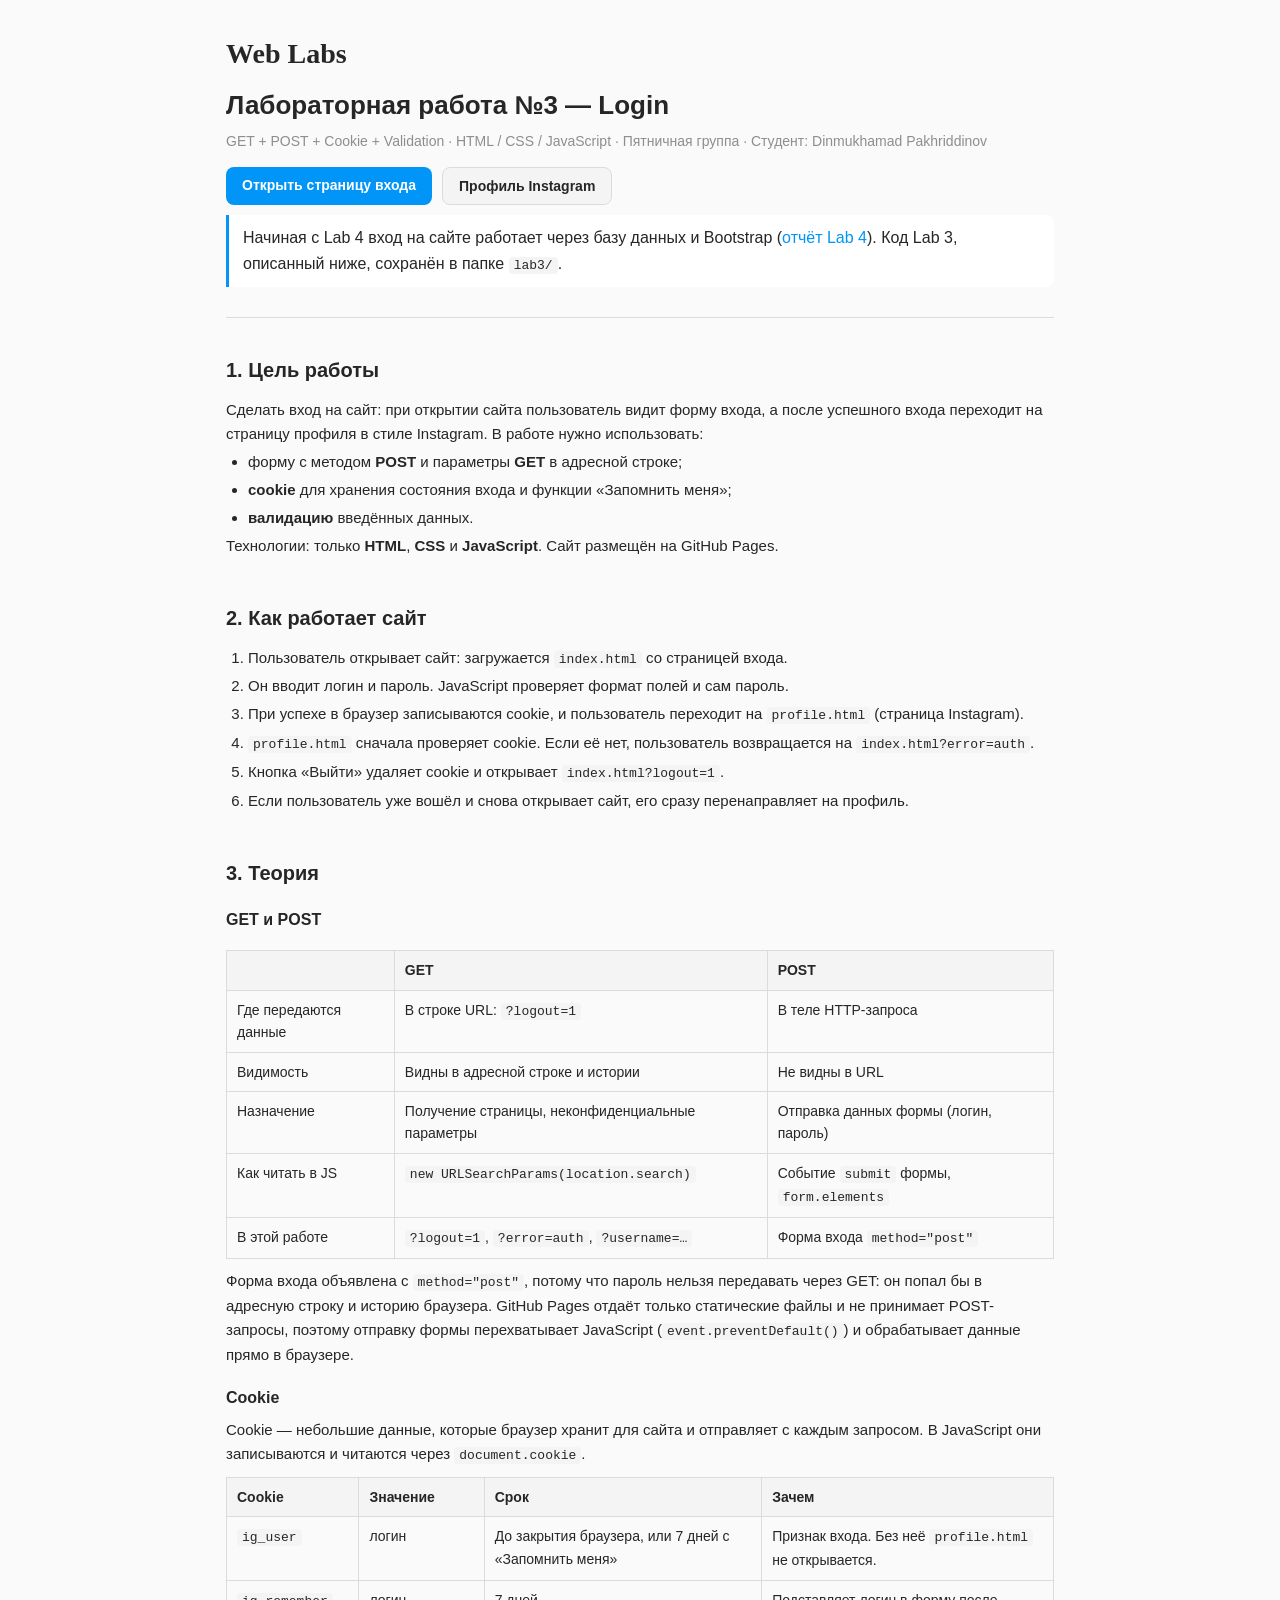
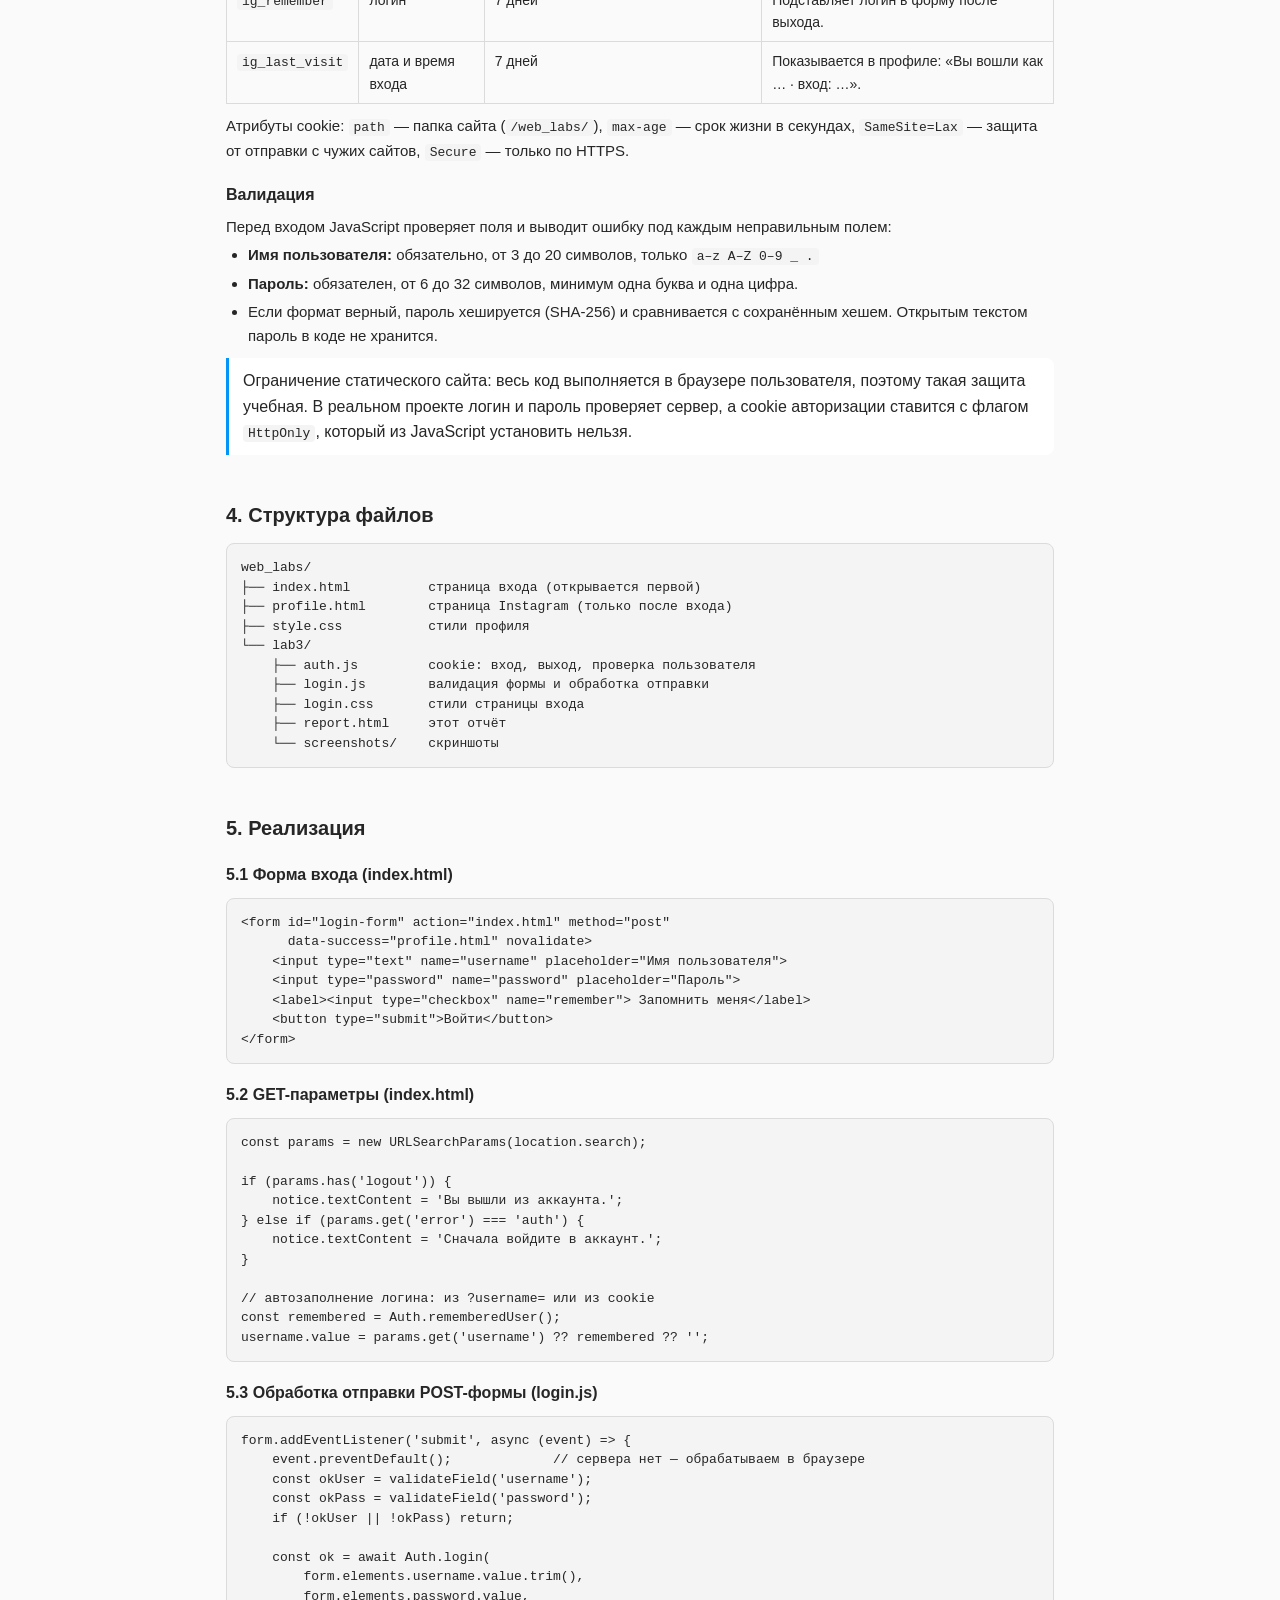
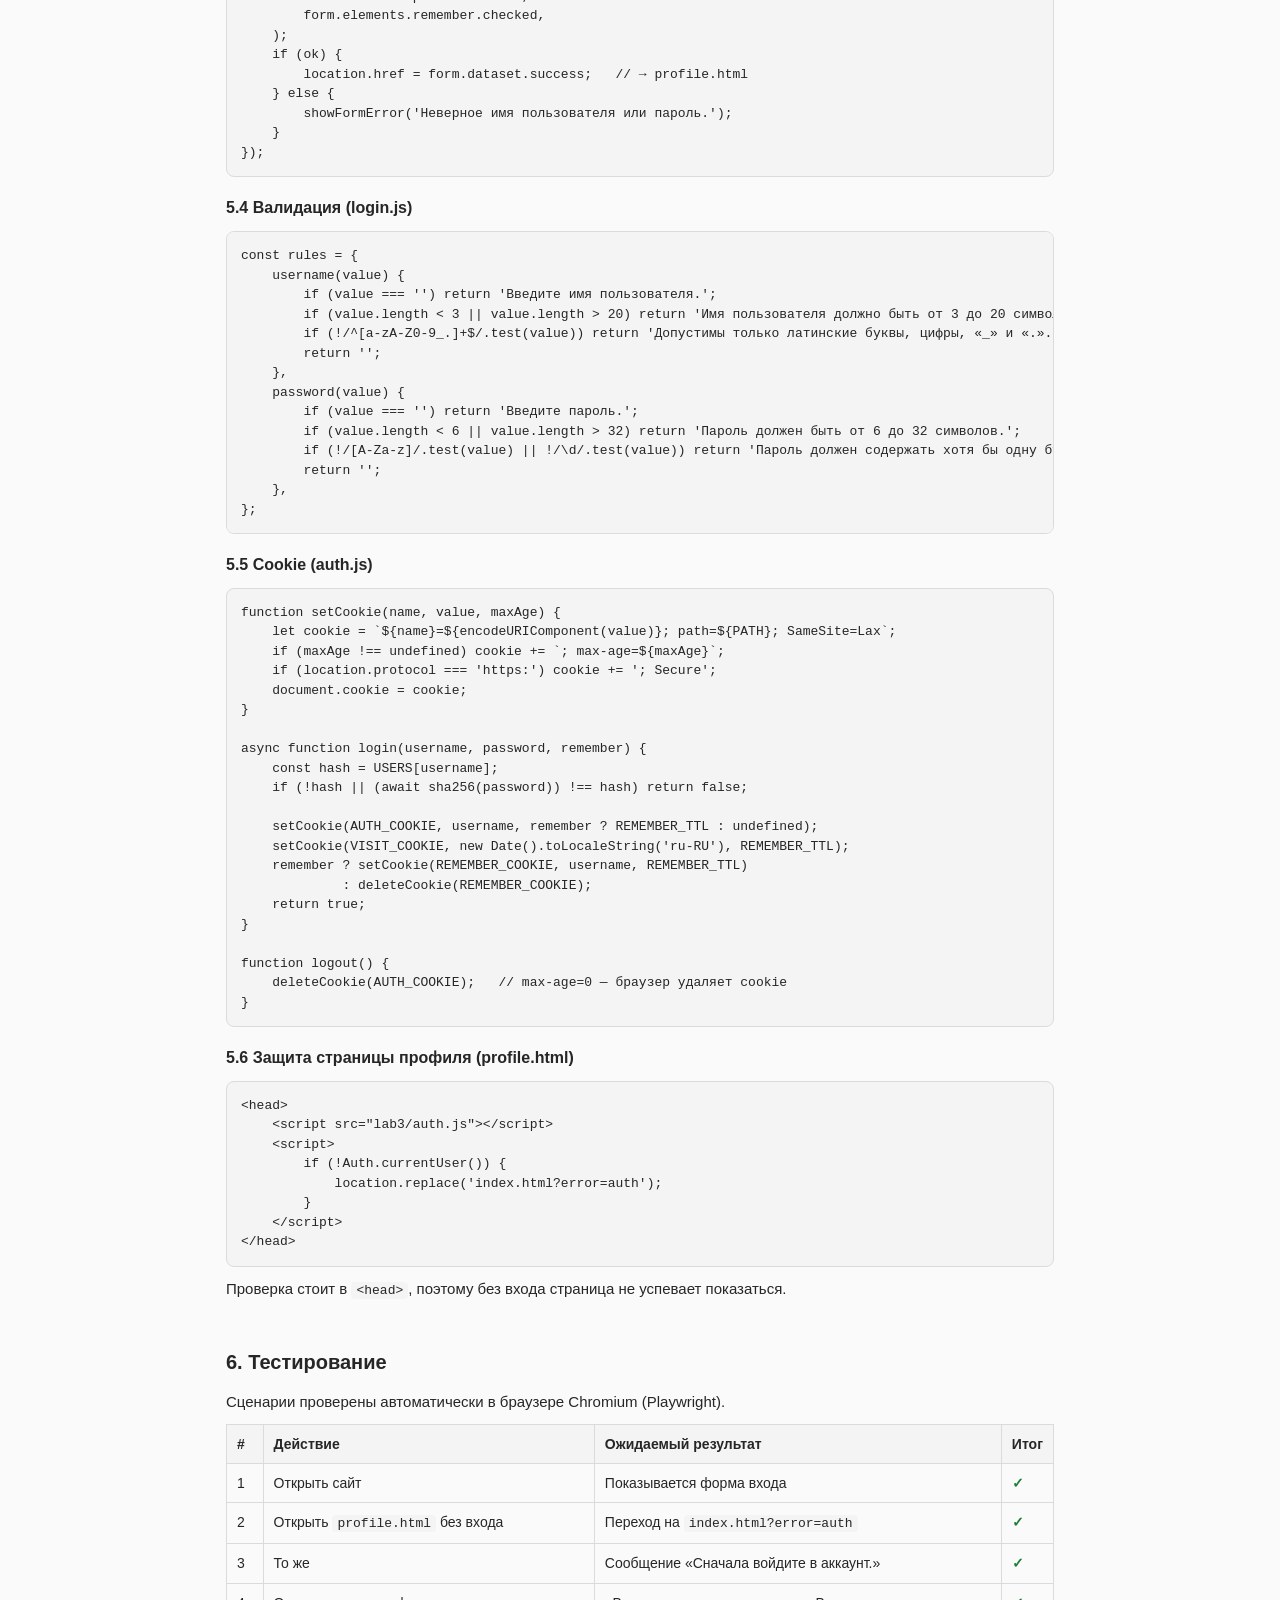
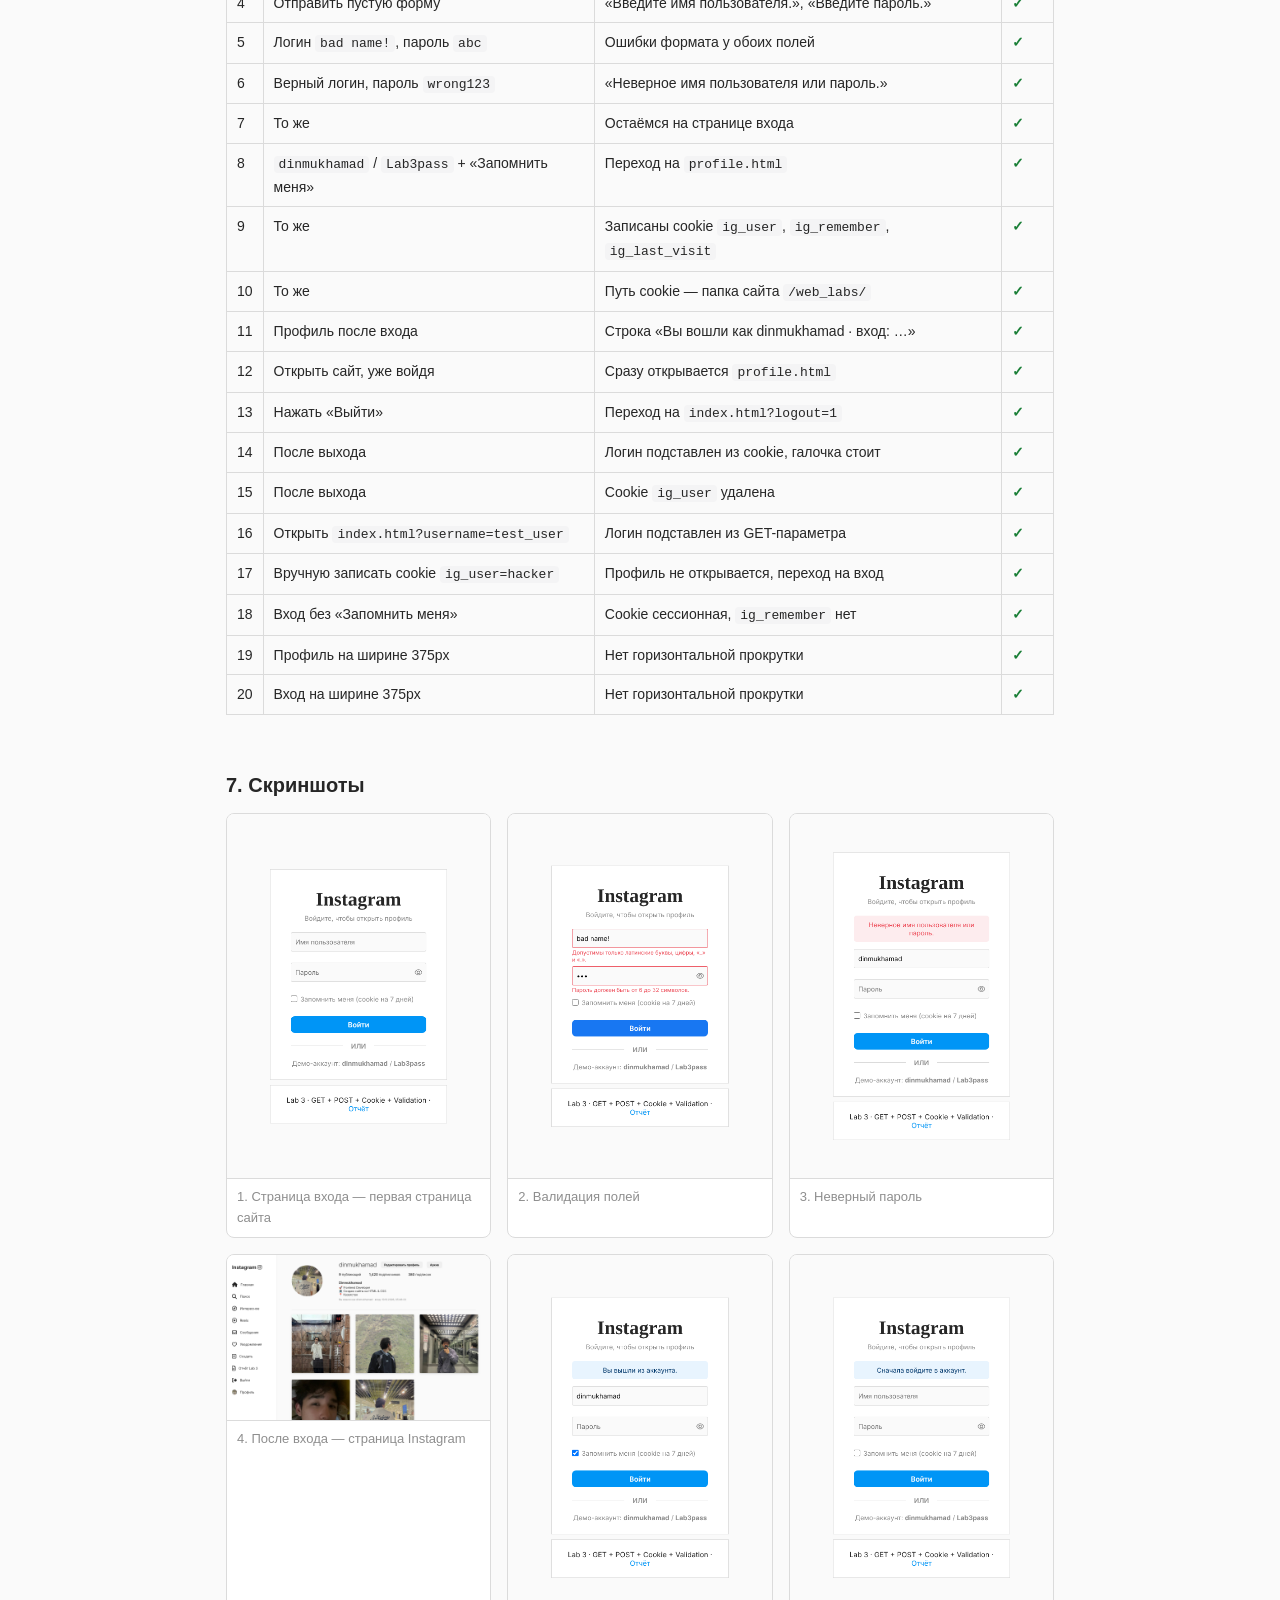
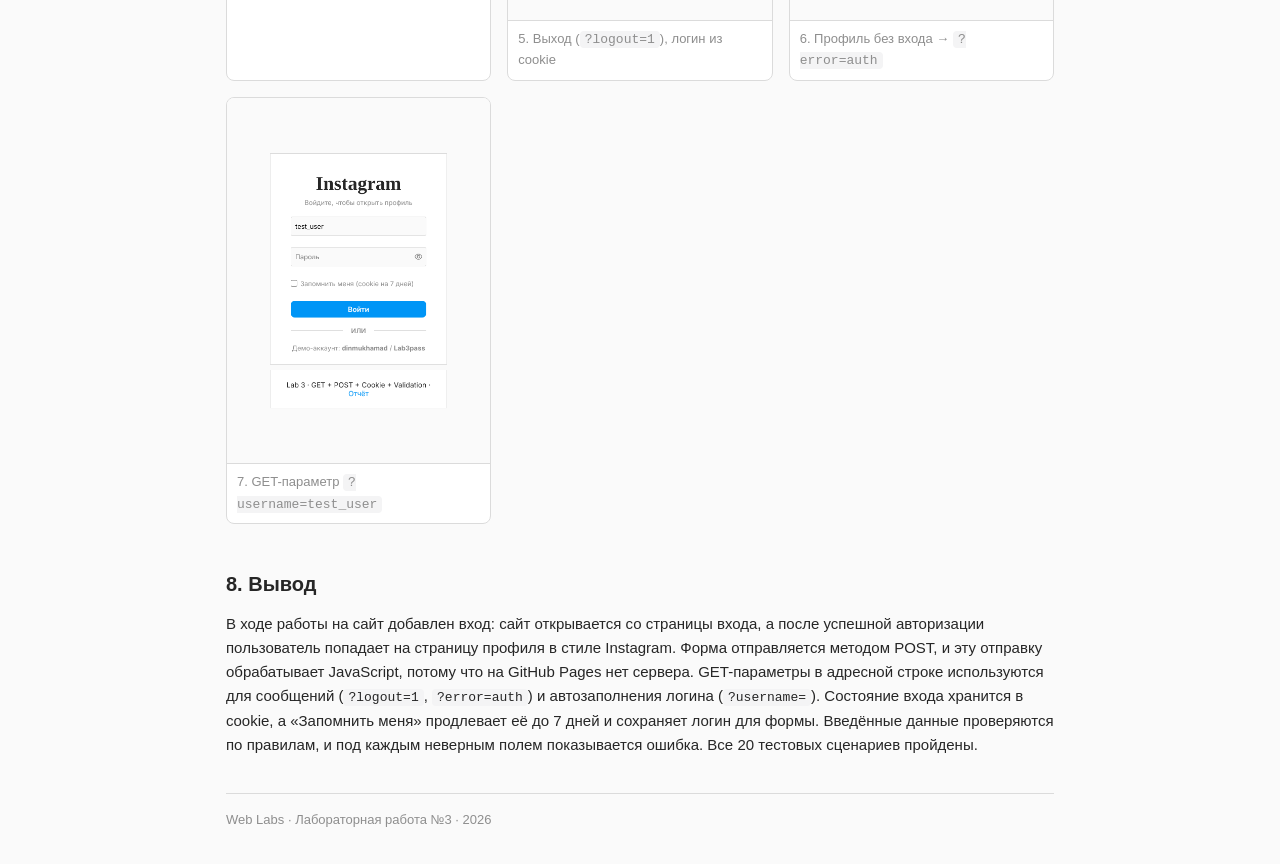
<file: lab3/report.html>
<!DOCTYPE html>
<html lang="ru">
<head>
    <meta charset="UTF-8">
    <meta name="viewport" content="width=device-width, initial-scale=1.0">
    <title>Отчёт Lab 3 • Login</title>
    <style>
        :root {
            --bg: #fafafa;
            --card: #ffffff;
            --text: #262626;
            --muted: #8e8e8e;
            --border: #dbdbdb;
            --blue: #0095f6;
            --code-bg: #f4f4f5;
            --ok: #1a7f37;
        }
        @media (prefers-color-scheme: dark) {
            :root:not([data-theme="light"]) {
                --bg: #000000;
                --card: #121212;
                --text: #f5f5f5;
                --muted: #a8a8a8;
                --border: #363636;
                --blue: #4cb5f9;
                --code-bg: #1e1e1e;
                --ok: #3fb950;
            }
        }
        * { box-sizing: border-box; margin: 0; padding: 0; }
        body {
            background: var(--bg);
            color: var(--text);
            font-family: -apple-system, BlinkMacSystemFont, "Segoe UI", Roboto, Helvetica, Arial, sans-serif;
            line-height: 1.6;
        }
        a { color: var(--blue); text-decoration: none; }
        a:hover { text-decoration: underline; }
        .wrap { max-width: 860px; margin: 0 auto; padding: 32px 16px 64px; }
        header { border-bottom: 1px solid var(--border); padding-bottom: 20px; margin-bottom: 28px; }
        .brand { font-family: cursive; font-size: 28px; font-weight: bold; }
        h1 { font-size: 26px; margin: 8px 0 4px; }
        .meta { color: var(--muted); font-size: 14px; }
        .actions { margin-top: 14px; display: flex; gap: 10px; flex-wrap: wrap; }
        .btn {
            display: inline-block; padding: 7px 16px; border-radius: 8px; font-weight: 600; font-size: 14px;
            background: var(--blue); color: #fff;
        }
        .btn.secondary { background: var(--code-bg); color: var(--text); border: 1px solid var(--border); }
        .btn:hover { text-decoration: none; opacity: .9; }
        section { margin-bottom: 36px; }
        h2 { font-size: 20px; margin-bottom: 12px; padding-top: 8px; }
        h3 { font-size: 16px; margin: 18px 0 8px; }
        p, li { font-size: 15px; }
        p + p { margin-top: 8px; }
        ul, ol { padding-left: 22px; }
        li { margin: 4px 0; }
        code { background: var(--code-bg); padding: 1px 5px; border-radius: 4px; font-size: 13px; font-family: ui-monospace, SFMono-Regular, Menlo, Consolas, monospace; }
        pre {
            background: var(--code-bg); border: 1px solid var(--border); border-radius: 8px;
            padding: 14px; overflow-x: auto; font-size: 13px; line-height: 1.5; margin: 10px 0;
        }
        pre code { background: none; padding: 0; }
        .table-wrap { overflow-x: auto; }
        table { width: 100%; border-collapse: collapse; font-size: 14px; margin: 10px 0; }
        th, td { border: 1px solid var(--border); padding: 8px 10px; text-align: left; vertical-align: top; }
        th { background: var(--code-bg); }
        .ok { color: var(--ok); font-weight: 600; white-space: nowrap; }
        .gallery { display: grid; grid-template-columns: repeat(auto-fill, minmax(min(240px, 100%), 1fr)); gap: 16px; }
        figure { background: var(--card); border: 1px solid var(--border); border-radius: 8px; overflow: hidden; }
        figure img { width: 100%; display: block; border-bottom: 1px solid var(--border); }
        figcaption { font-size: 13px; padding: 8px 10px; color: var(--muted); }
        .note { border-left: 3px solid var(--blue); background: var(--card); padding: 10px 14px; border-radius: 0 8px 8px 0; margin: 10px 0; }
        footer { color: var(--muted); font-size: 13px; border-top: 1px solid var(--border); padding-top: 16px; }
    </style>
</head>
<body>
<div class="wrap">
    <header>
        <div class="brand">Web Labs</div>
        <h1>Лабораторная работа №3 — Login</h1>
        <p class="meta">GET + POST + Cookie + Validation · HTML / CSS / JavaScript · Пятничная группа · Студент: Dinmukhamad Pakhriddinov</p>
        <div class="actions">
            <a class="btn" href="../index.html">Открыть страницу входа</a>
            <a class="btn secondary" href="../profile.html">Профиль Instagram</a>
        </div>
        <div class="note">Начиная с Lab 4 вход на сайте работает через базу данных и Bootstrap (<a href="../lab4/report.html">отчёт Lab 4</a>). Код Lab 3, описанный ниже, сохранён в папке <code>lab3/</code>.</div>
    </header>

    <section>
        <h2>1. Цель работы</h2>
        <p>Сделать вход на сайт: при открытии сайта пользователь видит форму входа, а после успешного входа переходит на страницу профиля в стиле Instagram. В работе нужно использовать:</p>
        <ul>
            <li>форму с методом <b>POST</b> и параметры <b>GET</b> в адресной строке;</li>
            <li><b>cookie</b> для хранения состояния входа и функции «Запомнить меня»;</li>
            <li><b>валидацию</b> введённых данных.</li>
        </ul>
        <p>Технологии: только <b>HTML</b>, <b>CSS</b> и <b>JavaScript</b>. Сайт размещён на GitHub Pages.</p>
    </section>

    <section>
        <h2>2. Как работает сайт</h2>
        <ol>
            <li>Пользователь открывает сайт: загружается <code>index.html</code> со страницей входа.</li>
            <li>Он вводит логин и пароль. JavaScript проверяет формат полей и сам пароль.</li>
            <li>При успехе в браузер записываются cookie, и пользователь переходит на <code>profile.html</code> (страница Instagram).</li>
            <li><code>profile.html</code> сначала проверяет cookie. Если её нет, пользователь возвращается на <code>index.html?error=auth</code>.</li>
            <li>Кнопка «Выйти» удаляет cookie и открывает <code>index.html?logout=1</code>.</li>
            <li>Если пользователь уже вошёл и снова открывает сайт, его сразу перенаправляет на профиль.</li>
        </ol>
    </section>

    <section>
        <h2>3. Теория</h2>
        <h3>GET и POST</h3>
        <div class="table-wrap">
        <table>
            <tr><th></th><th>GET</th><th>POST</th></tr>
            <tr><td>Где передаются данные</td><td>В строке URL: <code>?logout=1</code></td><td>В теле HTTP-запроса</td></tr>
            <tr><td>Видимость</td><td>Видны в адресной строке и истории</td><td>Не видны в URL</td></tr>
            <tr><td>Назначение</td><td>Получение страницы, неконфиденциальные параметры</td><td>Отправка данных формы (логин, пароль)</td></tr>
            <tr><td>Как читать в JS</td><td><code>new URLSearchParams(location.search)</code></td><td>Событие <code>submit</code> формы, <code>form.elements</code></td></tr>
            <tr><td>В этой работе</td><td><code>?logout=1</code>, <code>?error=auth</code>, <code>?username=…</code></td><td>Форма входа <code>method="post"</code></td></tr>
        </table>
        </div>
        <p>Форма входа объявлена с <code>method="post"</code>, потому что пароль нельзя передавать через GET: он попал бы в адресную строку и историю браузера. GitHub Pages отдаёт только статические файлы и не принимает POST-запросы, поэтому отправку формы перехватывает JavaScript (<code>event.preventDefault()</code>) и обрабатывает данные прямо в браузере.</p>

        <h3>Cookie</h3>
        <p>Cookie — небольшие данные, которые браузер хранит для сайта и отправляет с каждым запросом. В JavaScript они записываются и читаются через <code>document.cookie</code>.</p>
        <div class="table-wrap">
        <table>
            <tr><th>Cookie</th><th>Значение</th><th>Срок</th><th>Зачем</th></tr>
            <tr><td><code>ig_user</code></td><td>логин</td><td>До закрытия браузера, или 7 дней с «Запомнить меня»</td><td>Признак входа. Без неё <code>profile.html</code> не открывается.</td></tr>
            <tr><td><code>ig_remember</code></td><td>логин</td><td>7 дней</td><td>Подставляет логин в форму после выхода.</td></tr>
            <tr><td><code>ig_last_visit</code></td><td>дата и время входа</td><td>7 дней</td><td>Показывается в профиле: «Вы вошли как … · вход: …».</td></tr>
        </table>
        </div>
        <p>Атрибуты cookie: <code>path</code> — папка сайта (<code>/web_labs/</code>), <code>max-age</code> — срок жизни в секундах, <code>SameSite=Lax</code> — защита от отправки с чужих сайтов, <code>Secure</code> — только по HTTPS.</p>

        <h3>Валидация</h3>
        <p>Перед входом JavaScript проверяет поля и выводит ошибку под каждым неправильным полем:</p>
        <ul>
            <li><b>Имя пользователя:</b> обязательно, от 3 до 20 символов, только <code>a–z A–Z 0–9 _ .</code></li>
            <li><b>Пароль:</b> обязателен, от 6 до 32 символов, минимум одна буква и одна цифра.</li>
            <li>Если формат верный, пароль хешируется (SHA-256) и сравнивается с сохранённым хешем. Открытым текстом пароль в коде не хранится.</li>
        </ul>
        <div class="note">Ограничение статического сайта: весь код выполняется в браузере пользователя, поэтому такая защита учебная. В реальном проекте логин и пароль проверяет сервер, а cookie авторизации ставится с флагом <code>HttpOnly</code>, который из JavaScript установить нельзя.</div>
    </section>

    <section>
        <h2>4. Структура файлов</h2>
<pre><code>web_labs/
├── index.html          страница входа (открывается первой)
├── profile.html        страница Instagram (только после входа)
├── style.css           стили профиля
└── lab3/
    ├── auth.js         cookie: вход, выход, проверка пользователя
    ├── login.js        валидация формы и обработка отправки
    ├── login.css       стили страницы входа
    ├── report.html     этот отчёт
    └── screenshots/    скриншоты</code></pre>
    </section>

    <section>
        <h2>5. Реализация</h2>

        <h3>5.1 Форма входа (index.html)</h3>
<pre><code>&lt;form id="login-form" action="index.html" method="post"
      data-success="profile.html" novalidate&gt;
    &lt;input type="text" name="username" placeholder="Имя пользователя"&gt;
    &lt;input type="password" name="password" placeholder="Пароль"&gt;
    &lt;label&gt;&lt;input type="checkbox" name="remember"&gt; Запомнить меня&lt;/label&gt;
    &lt;button type="submit"&gt;Войти&lt;/button&gt;
&lt;/form&gt;</code></pre>

        <h3>5.2 GET-параметры (index.html)</h3>
<pre><code>const params = new URLSearchParams(location.search);

if (params.has('logout')) {
    notice.textContent = 'Вы вышли из аккаунта.';
} else if (params.get('error') === 'auth') {
    notice.textContent = 'Сначала войдите в аккаунт.';
}

// автозаполнение логина: из ?username= или из cookie
const remembered = Auth.rememberedUser();
username.value = params.get('username') ?? remembered ?? '';</code></pre>

        <h3>5.3 Обработка отправки POST-формы (login.js)</h3>
<pre><code>form.addEventListener('submit', async (event) =&gt; {
    event.preventDefault();             // сервера нет — обрабатываем в браузере
    const okUser = validateField('username');
    const okPass = validateField('password');
    if (!okUser || !okPass) return;

    const ok = await Auth.login(
        form.elements.username.value.trim(),
        form.elements.password.value,
        form.elements.remember.checked,
    );
    if (ok) {
        location.href = form.dataset.success;   // → profile.html
    } else {
        showFormError('Неверное имя пользователя или пароль.');
    }
});</code></pre>

        <h3>5.4 Валидация (login.js)</h3>
<pre><code>const rules = {
    username(value) {
        if (value === '') return 'Введите имя пользователя.';
        if (value.length &lt; 3 || value.length &gt; 20) return 'Имя пользователя должно быть от 3 до 20 символов.';
        if (!/^[a-zA-Z0-9_.]+$/.test(value)) return 'Допустимы только латинские буквы, цифры, «_» и «.».';
        return '';
    },
    password(value) {
        if (value === '') return 'Введите пароль.';
        if (value.length &lt; 6 || value.length &gt; 32) return 'Пароль должен быть от 6 до 32 символов.';
        if (!/[A-Za-z]/.test(value) || !/\d/.test(value)) return 'Пароль должен содержать хотя бы одну букву и одну цифру.';
        return '';
    },
};</code></pre>

        <h3>5.5 Cookie (auth.js)</h3>
<pre><code>function setCookie(name, value, maxAge) {
    let cookie = `${name}=${encodeURIComponent(value)}; path=${PATH}; SameSite=Lax`;
    if (maxAge !== undefined) cookie += `; max-age=${maxAge}`;
    if (location.protocol === 'https:') cookie += '; Secure';
    document.cookie = cookie;
}

async function login(username, password, remember) {
    const hash = USERS[username];
    if (!hash || (await sha256(password)) !== hash) return false;

    setCookie(AUTH_COOKIE, username, remember ? REMEMBER_TTL : undefined);
    setCookie(VISIT_COOKIE, new Date().toLocaleString('ru-RU'), REMEMBER_TTL);
    remember ? setCookie(REMEMBER_COOKIE, username, REMEMBER_TTL)
             : deleteCookie(REMEMBER_COOKIE);
    return true;
}

function logout() {
    deleteCookie(AUTH_COOKIE);   // max-age=0 — браузер удаляет cookie
}</code></pre>

        <h3>5.6 Защита страницы профиля (profile.html)</h3>
<pre><code>&lt;head&gt;
    &lt;script src="lab3/auth.js"&gt;&lt;/script&gt;
    &lt;script&gt;
        if (!Auth.currentUser()) {
            location.replace('index.html?error=auth');
        }
    &lt;/script&gt;
&lt;/head&gt;</code></pre>
        <p>Проверка стоит в <code>&lt;head&gt;</code>, поэтому без входа страница не успевает показаться.</p>
    </section>

    <section>
        <h2>6. Тестирование</h2>
        <p>Сценарии проверены автоматически в браузере Chromium (Playwright).</p>
        <div class="table-wrap">
        <table>
            <tr><th>#</th><th>Действие</th><th>Ожидаемый результат</th><th>Итог</th></tr>
            <tr><td>1</td><td>Открыть сайт</td><td>Показывается форма входа</td><td class="ok">✓</td></tr>
            <tr><td>2</td><td>Открыть <code>profile.html</code> без входа</td><td>Переход на <code>index.html?error=auth</code></td><td class="ok">✓</td></tr>
            <tr><td>3</td><td>То же</td><td>Сообщение «Сначала войдите в аккаунт.»</td><td class="ok">✓</td></tr>
            <tr><td>4</td><td>Отправить пустую форму</td><td>«Введите имя пользователя.», «Введите пароль.»</td><td class="ok">✓</td></tr>
            <tr><td>5</td><td>Логин <code>bad name!</code>, пароль <code>abc</code></td><td>Ошибки формата у обоих полей</td><td class="ok">✓</td></tr>
            <tr><td>6</td><td>Верный логин, пароль <code>wrong123</code></td><td>«Неверное имя пользователя или пароль.»</td><td class="ok">✓</td></tr>
            <tr><td>7</td><td>То же</td><td>Остаёмся на странице входа</td><td class="ok">✓</td></tr>
            <tr><td>8</td><td><code>dinmukhamad</code> / <code>Lab3pass</code> + «Запомнить меня»</td><td>Переход на <code>profile.html</code></td><td class="ok">✓</td></tr>
            <tr><td>9</td><td>То же</td><td>Записаны cookie <code>ig_user</code>, <code>ig_remember</code>, <code>ig_last_visit</code></td><td class="ok">✓</td></tr>
            <tr><td>10</td><td>То же</td><td>Путь cookie — папка сайта <code>/web_labs/</code></td><td class="ok">✓</td></tr>
            <tr><td>11</td><td>Профиль после входа</td><td>Строка «Вы вошли как dinmukhamad · вход: …»</td><td class="ok">✓</td></tr>
            <tr><td>12</td><td>Открыть сайт, уже войдя</td><td>Сразу открывается <code>profile.html</code></td><td class="ok">✓</td></tr>
            <tr><td>13</td><td>Нажать «Выйти»</td><td>Переход на <code>index.html?logout=1</code></td><td class="ok">✓</td></tr>
            <tr><td>14</td><td>После выхода</td><td>Логин подставлен из cookie, галочка стоит</td><td class="ok">✓</td></tr>
            <tr><td>15</td><td>После выхода</td><td>Cookie <code>ig_user</code> удалена</td><td class="ok">✓</td></tr>
            <tr><td>16</td><td>Открыть <code>index.html?username=test_user</code></td><td>Логин подставлен из GET-параметра</td><td class="ok">✓</td></tr>
            <tr><td>17</td><td>Вручную записать cookie <code>ig_user=hacker</code></td><td>Профиль не открывается, переход на вход</td><td class="ok">✓</td></tr>
            <tr><td>18</td><td>Вход без «Запомнить меня»</td><td>Cookie сессионная, <code>ig_remember</code> нет</td><td class="ok">✓</td></tr>
            <tr><td>19</td><td>Профиль на ширине 375px</td><td>Нет горизонтальной прокрутки</td><td class="ok">✓</td></tr>
            <tr><td>20</td><td>Вход на ширине 375px</td><td>Нет горизонтальной прокрутки</td><td class="ok">✓</td></tr>
        </table>
        </div>
    </section>

    <section>
        <h2>7. Скриншоты</h2>
        <div class="gallery">
            <figure><img src="screenshots/01-login.png" alt="Форма входа" loading="lazy"><figcaption>1. Страница входа — первая страница сайта</figcaption></figure>
            <figure><img src="screenshots/02-validation.png" alt="Валидация" loading="lazy"><figcaption>2. Валидация полей</figcaption></figure>
            <figure><img src="screenshots/03-wrong-password.png" alt="Неверный пароль" loading="lazy"><figcaption>3. Неверный пароль</figcaption></figure>
            <figure><img src="screenshots/04-instagram-profile.png" alt="Профиль Instagram" loading="lazy"><figcaption>4. После входа — страница Instagram</figcaption></figure>
            <figure><img src="screenshots/05-logout.png" alt="Выход" loading="lazy"><figcaption>5. Выход (<code>?logout=1</code>), логин из cookie</figcaption></figure>
            <figure><img src="screenshots/06-protected-redirect.png" alt="Защищённая страница" loading="lazy"><figcaption>6. Профиль без входа → <code>?error=auth</code></figcaption></figure>
            <figure><img src="screenshots/07-get-username.png" alt="GET-параметр" loading="lazy"><figcaption>7. GET-параметр <code>?username=test_user</code></figcaption></figure>
        </div>
    </section>

    <section>
        <h2>8. Вывод</h2>
        <p>В ходе работы на сайт добавлен вход: сайт открывается со страницы входа, а после успешной авторизации пользователь попадает на страницу профиля в стиле Instagram. Форма отправляется методом POST, и эту отправку обрабатывает JavaScript, потому что на GitHub Pages нет сервера. GET-параметры в адресной строке используются для сообщений (<code>?logout=1</code>, <code>?error=auth</code>) и автозаполнения логина (<code>?username=</code>). Состояние входа хранится в cookie, а «Запомнить меня» продлевает её до 7 дней и сохраняет логин для формы. Введённые данные проверяются по правилам, и под каждым неверным полем показывается ошибка. Все 20 тестовых сценариев пройдены.</p>
    </section>

    <footer>Web Labs · Лабораторная работа №3 · 2026</footer>
</div>
</body>
</html>
</file>
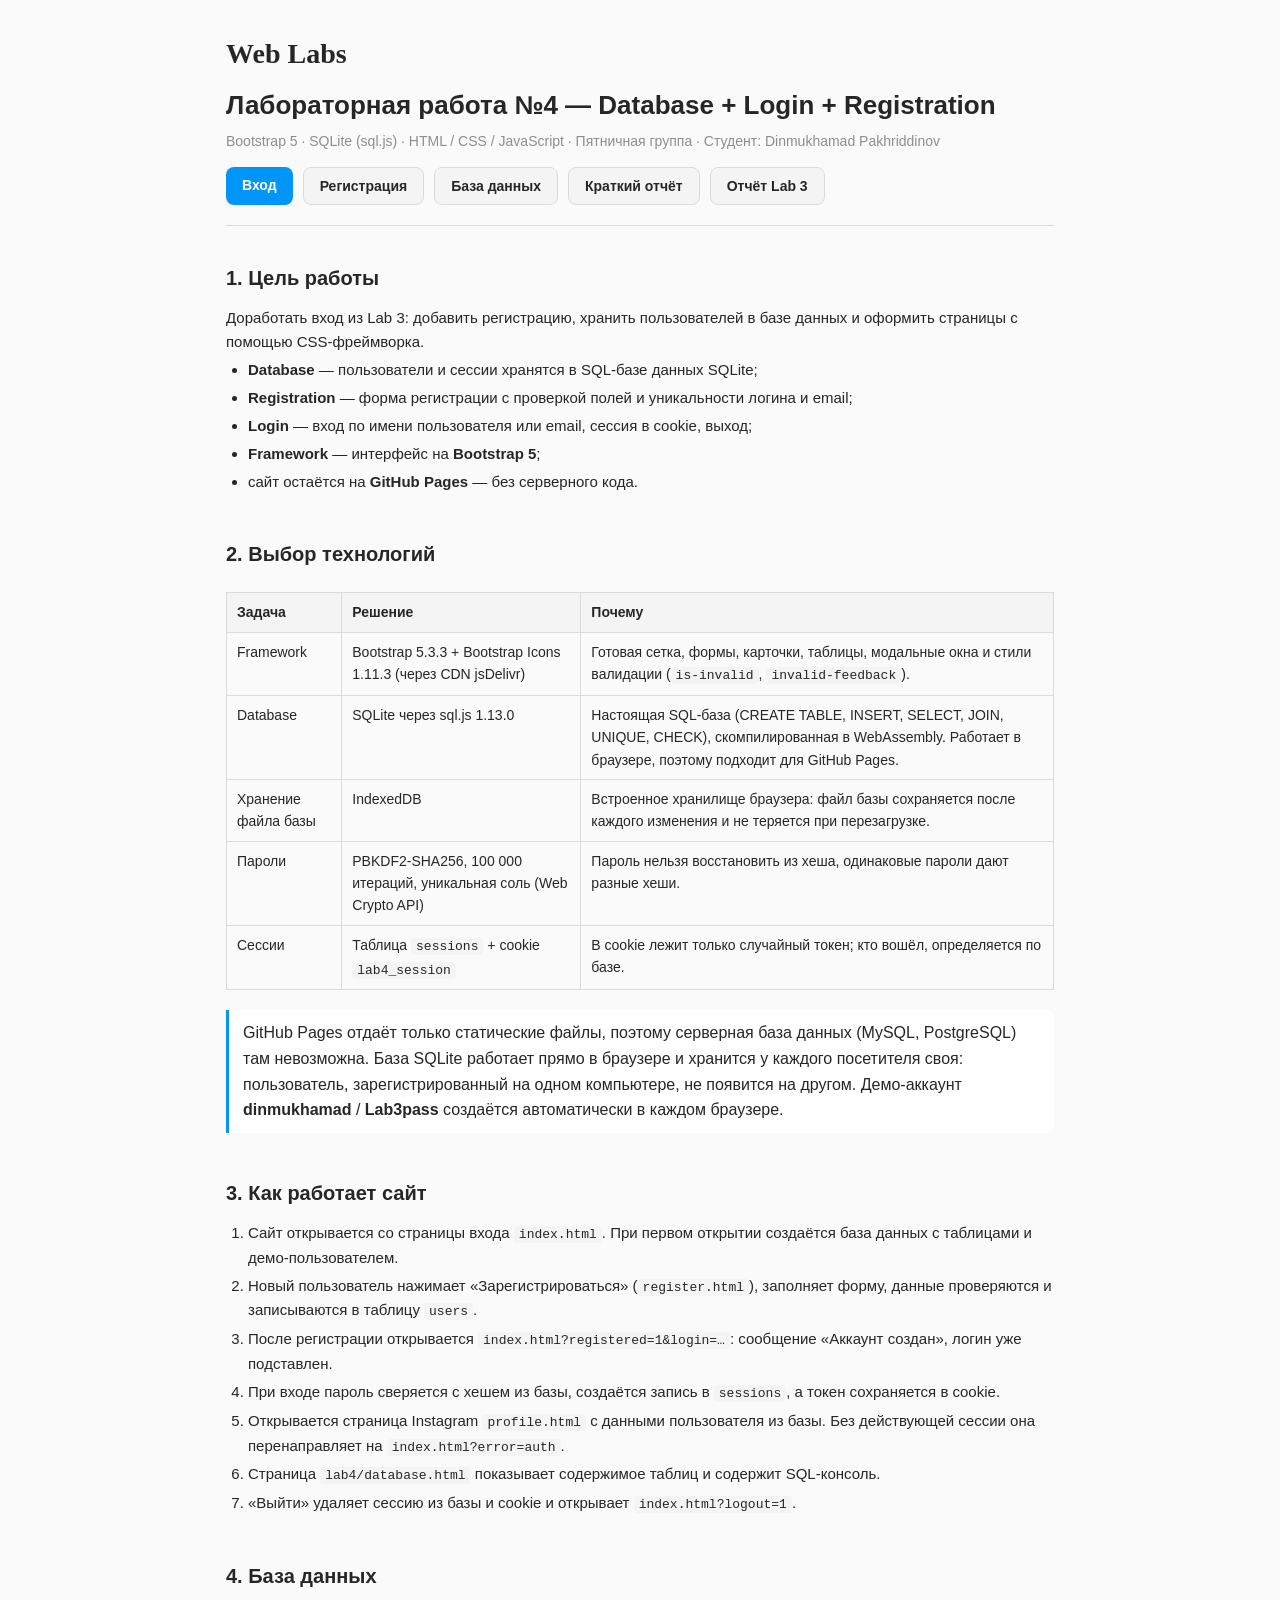
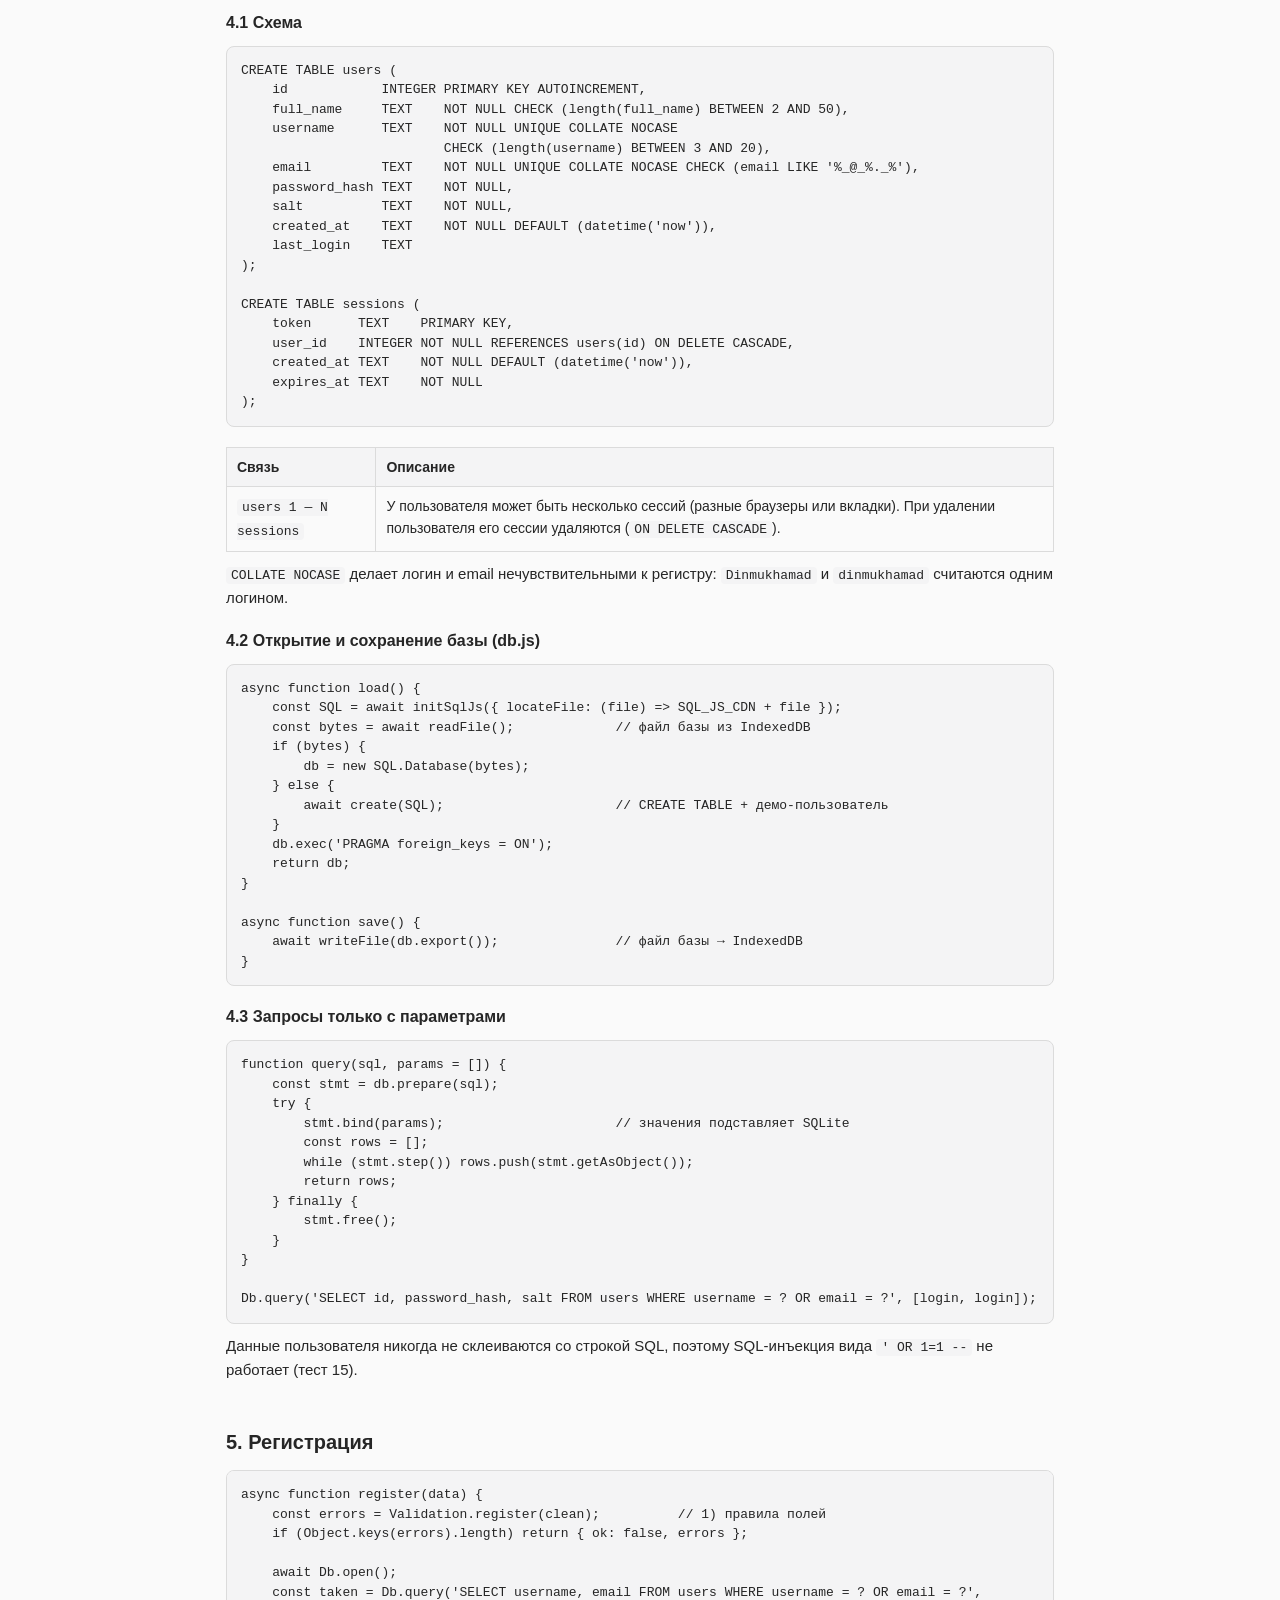
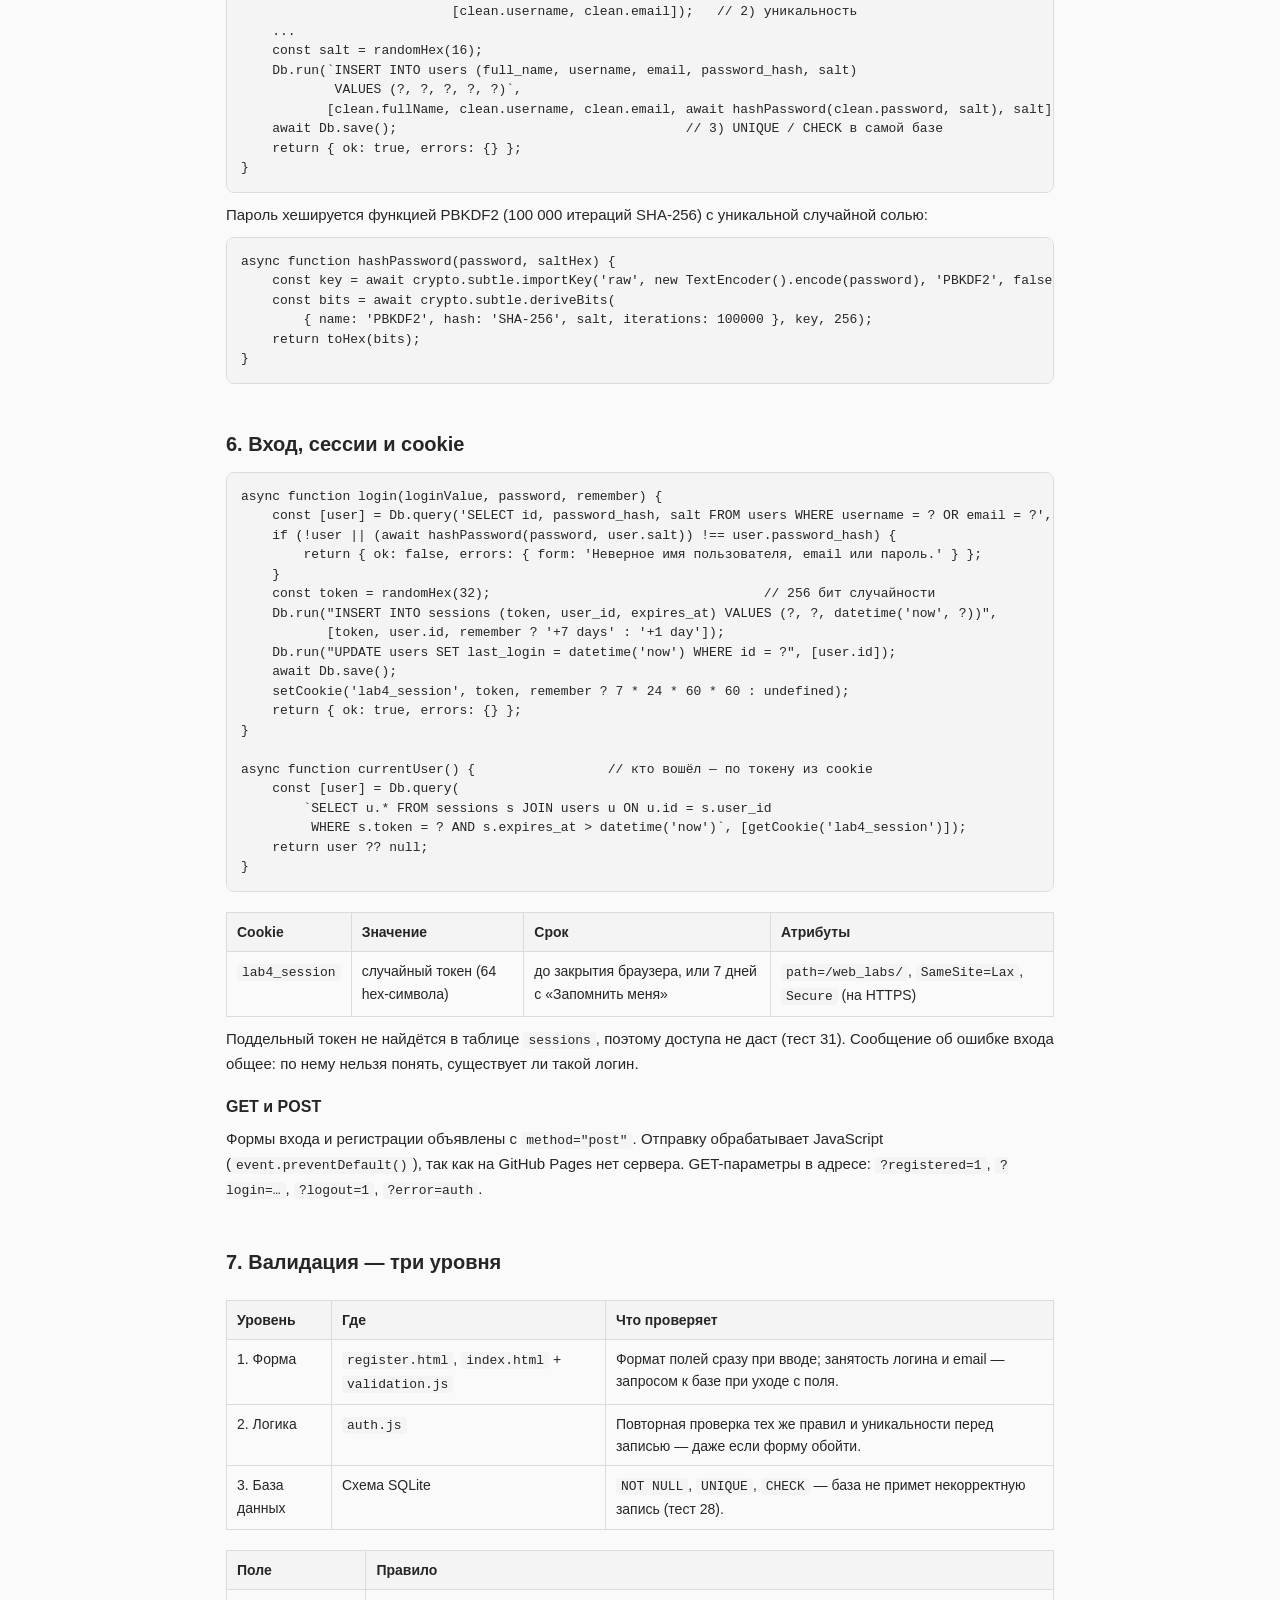
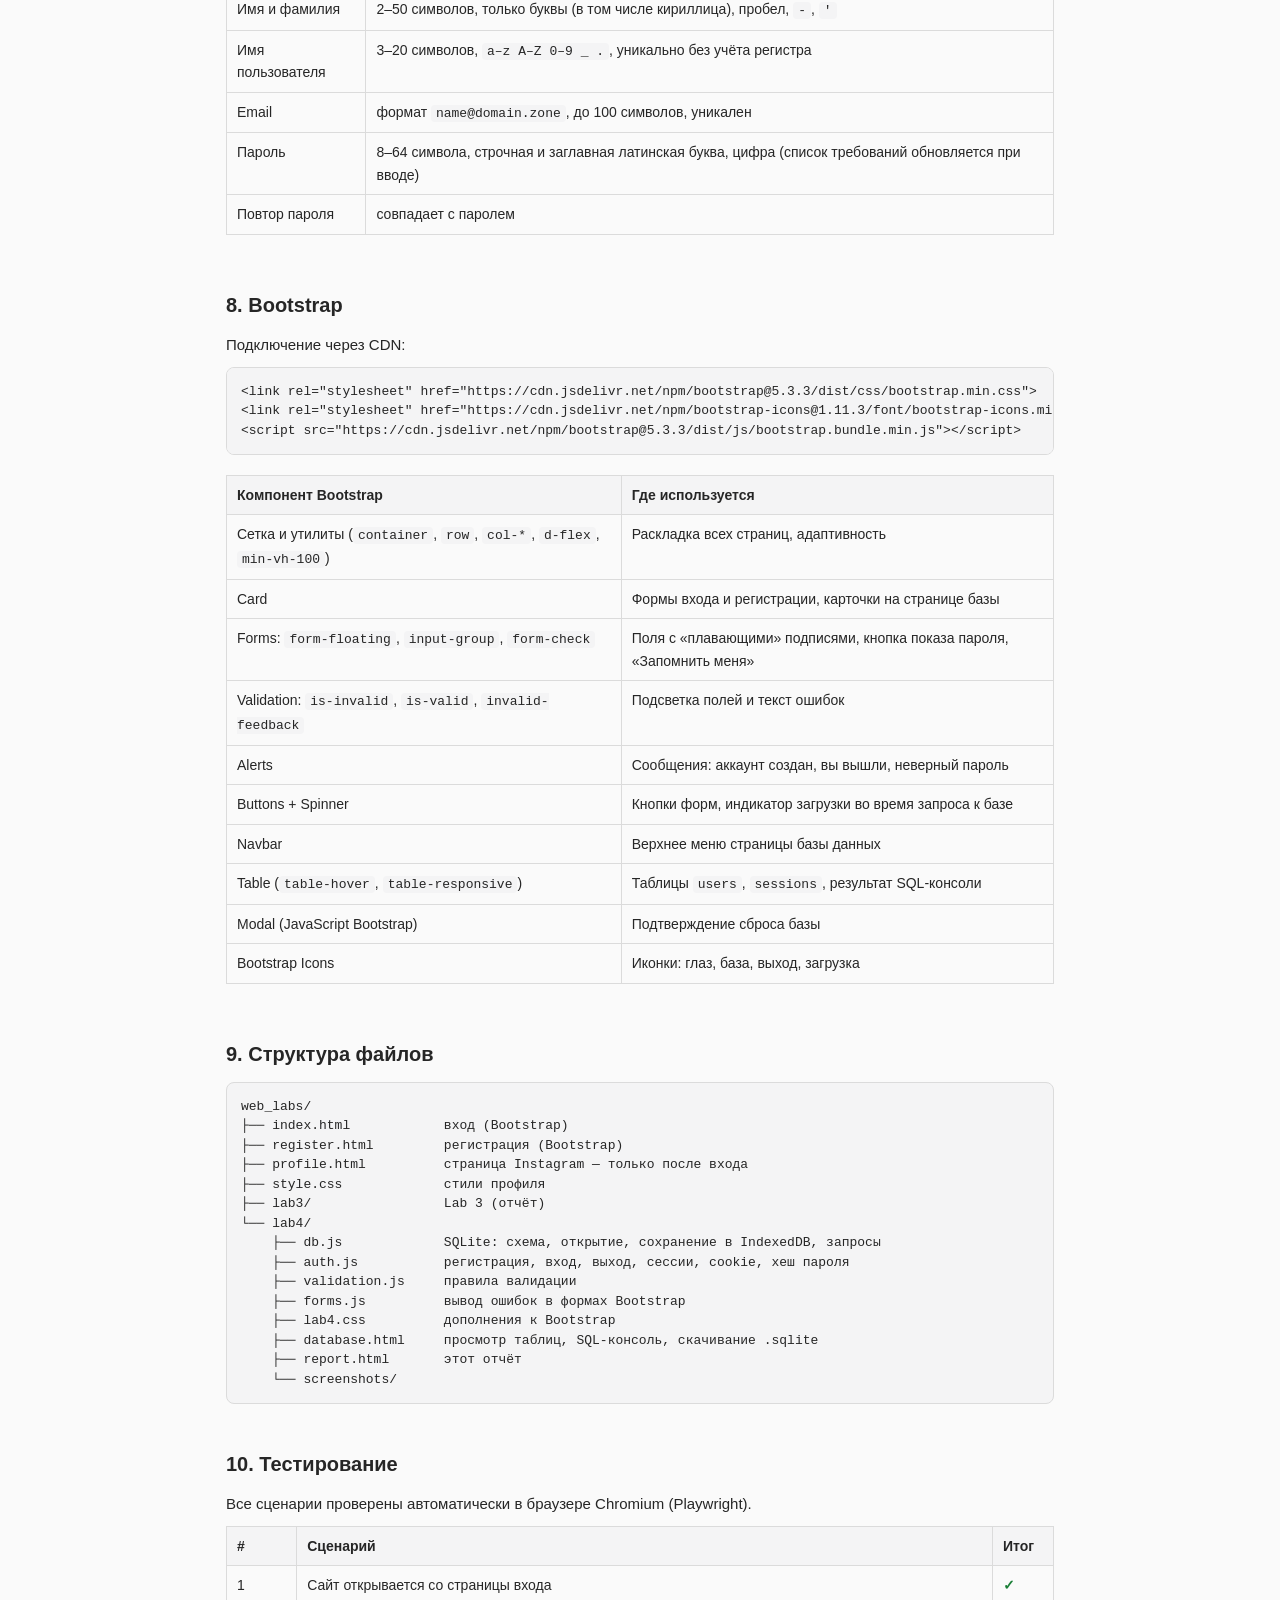
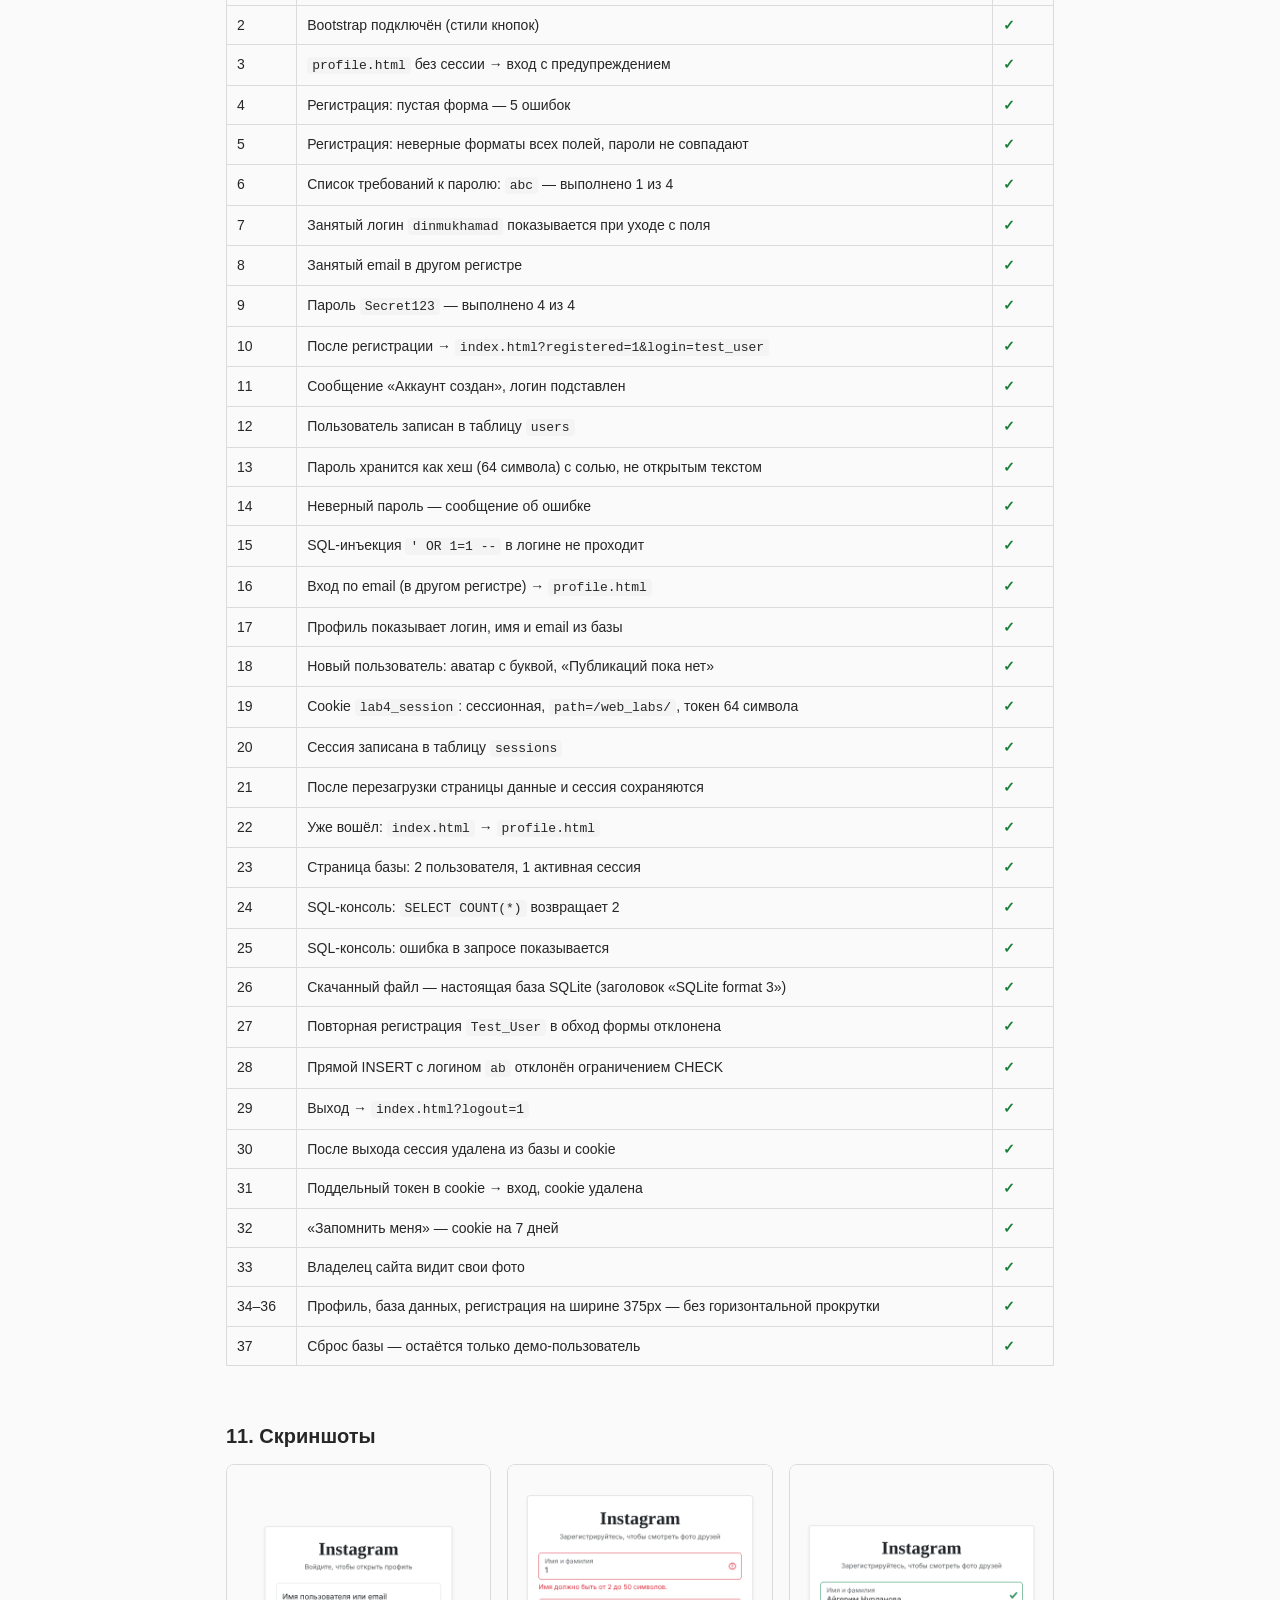
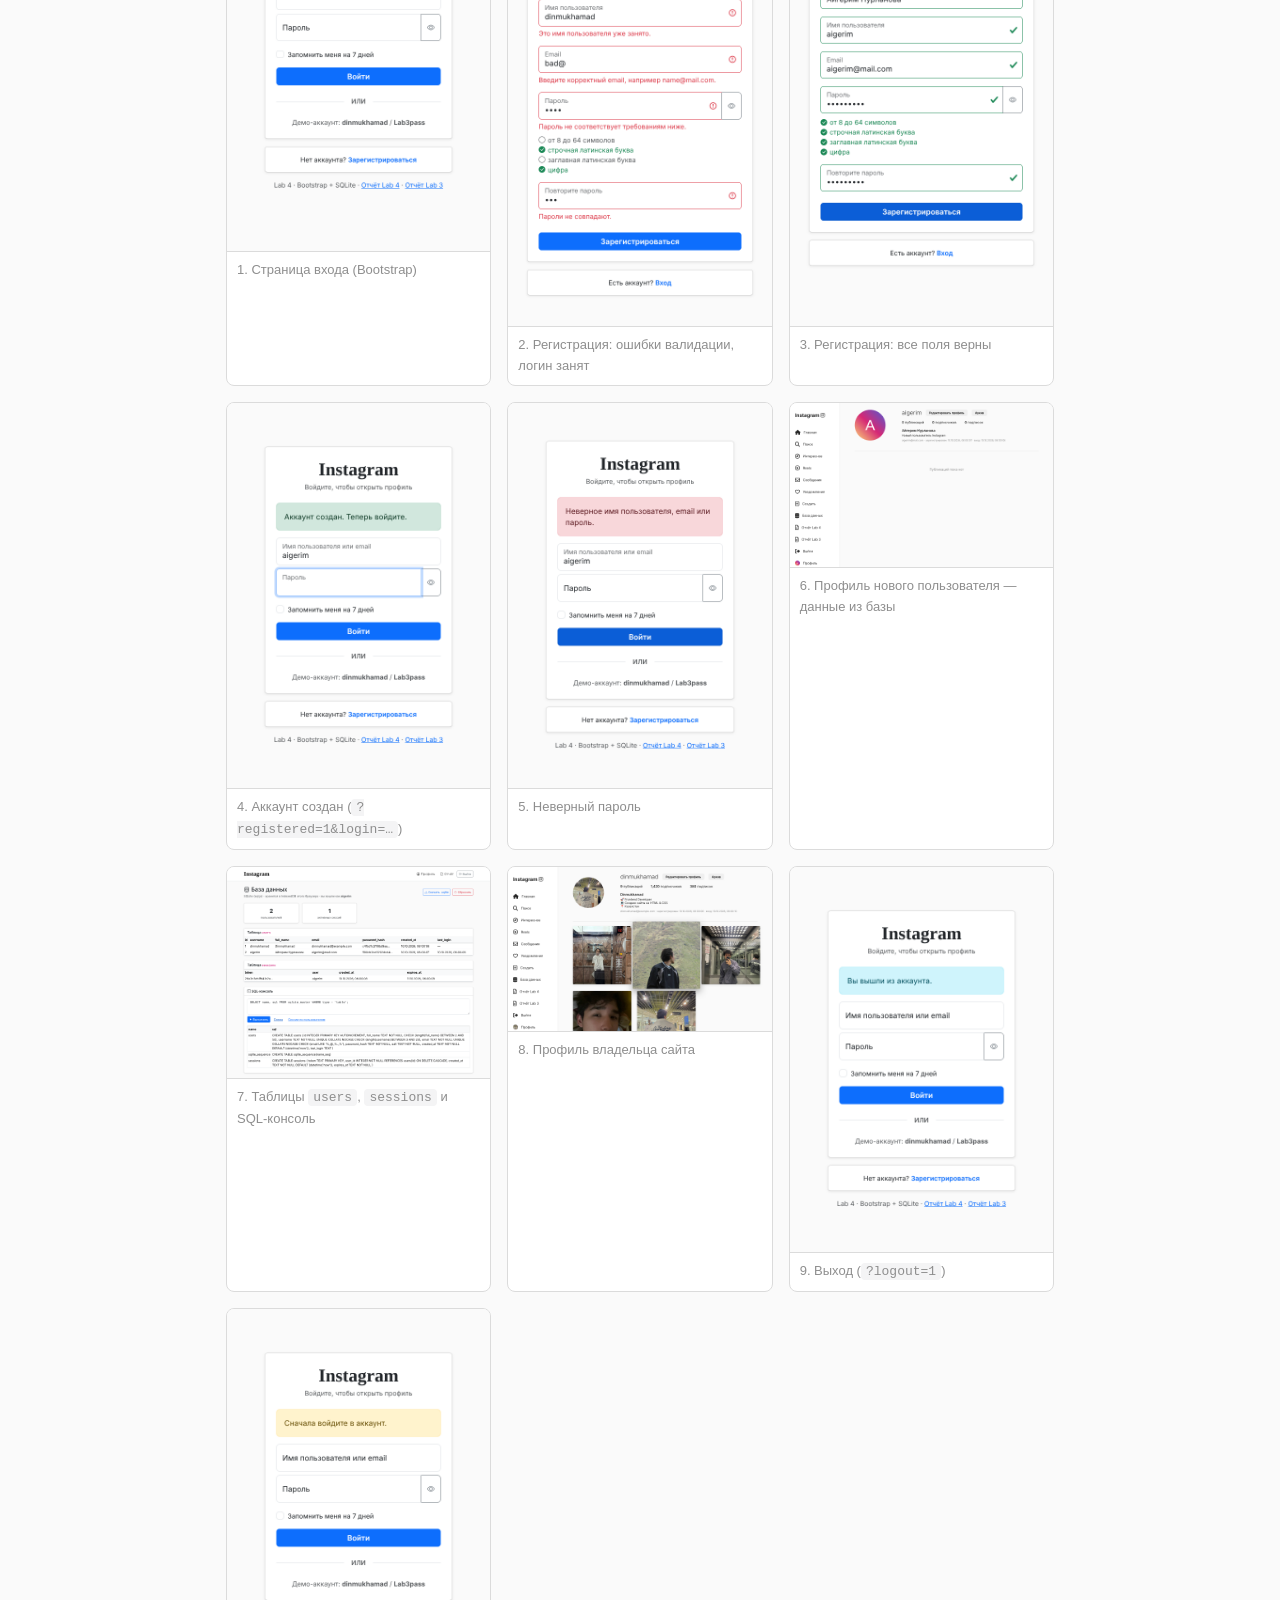
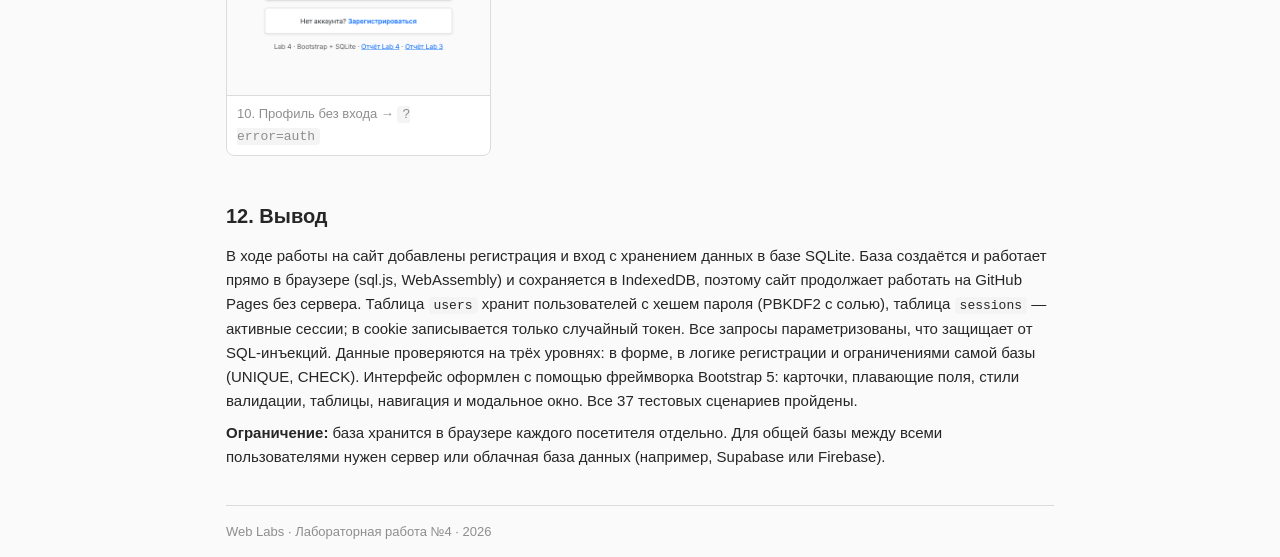
<file: lab4/report.html>
<!DOCTYPE html>
<html lang="ru">
<head>
    <meta charset="UTF-8">
    <meta name="viewport" content="width=device-width, initial-scale=1.0">
    <title>Отчёт Lab 4 • Database</title>
    <style>
        :root {
            --bg: #fafafa;
            --card: #ffffff;
            --text: #262626;
            --muted: #8e8e8e;
            --border: #dbdbdb;
            --blue: #0095f6;
            --code-bg: #f4f4f5;
            --ok: #1a7f37;
        }
        @media (prefers-color-scheme: dark) {
            :root:not([data-theme="light"]) {
                --bg: #000000;
                --card: #121212;
                --text: #f5f5f5;
                --muted: #a8a8a8;
                --border: #363636;
                --blue: #4cb5f9;
                --code-bg: #1e1e1e;
                --ok: #3fb950;
            }
        }
        * { box-sizing: border-box; margin: 0; padding: 0; }
        body {
            background: var(--bg);
            color: var(--text);
            font-family: -apple-system, BlinkMacSystemFont, "Segoe UI", Roboto, Helvetica, Arial, sans-serif;
            line-height: 1.6;
        }
        a { color: var(--blue); text-decoration: none; }
        a:hover { text-decoration: underline; }
        .wrap { max-width: 860px; margin: 0 auto; padding: 32px 16px 64px; }
        header { border-bottom: 1px solid var(--border); padding-bottom: 20px; margin-bottom: 28px; }
        .brand { font-family: cursive; font-size: 28px; font-weight: bold; }
        h1 { font-size: 26px; margin: 8px 0 4px; }
        .meta { color: var(--muted); font-size: 14px; }
        .actions { margin-top: 14px; display: flex; gap: 10px; flex-wrap: wrap; }
        .btn {
            display: inline-block; padding: 7px 16px; border-radius: 8px; font-weight: 600; font-size: 14px;
            background: var(--blue); color: #fff;
        }
        .btn.secondary { background: var(--code-bg); color: var(--text); border: 1px solid var(--border); }
        .btn:hover { text-decoration: none; opacity: .9; }
        section { margin-bottom: 36px; }
        h2 { font-size: 20px; margin-bottom: 12px; padding-top: 8px; }
        h3 { font-size: 16px; margin: 18px 0 8px; }
        p, li { font-size: 15px; }
        p + p { margin-top: 8px; }
        ul, ol { padding-left: 22px; }
        li { margin: 4px 0; }
        code { background: var(--code-bg); padding: 1px 5px; border-radius: 4px; font-size: 13px; font-family: ui-monospace, SFMono-Regular, Menlo, Consolas, monospace; }
        pre {
            background: var(--code-bg); border: 1px solid var(--border); border-radius: 8px;
            padding: 14px; overflow-x: auto; font-size: 13px; line-height: 1.5; margin: 10px 0;
        }
        pre code { background: none; padding: 0; }
        .table-wrap { overflow-x: auto; }
        table { width: 100%; border-collapse: collapse; font-size: 14px; margin: 10px 0; }
        th, td { border: 1px solid var(--border); padding: 8px 10px; text-align: left; vertical-align: top; }
        th { background: var(--code-bg); }
        .ok { color: var(--ok); font-weight: 600; white-space: nowrap; }
        .gallery { display: grid; grid-template-columns: repeat(auto-fill, minmax(min(240px, 100%), 1fr)); gap: 16px; }
        figure { background: var(--card); border: 1px solid var(--border); border-radius: 8px; overflow: hidden; }
        figure img { width: 100%; display: block; border-bottom: 1px solid var(--border); }
        figcaption { font-size: 13px; padding: 8px 10px; color: var(--muted); }
        .note { border-left: 3px solid var(--blue); background: var(--card); padding: 10px 14px; border-radius: 0 8px 8px 0; margin: 10px 0; }
        footer { color: var(--muted); font-size: 13px; border-top: 1px solid var(--border); padding-top: 16px; }
    </style>
</head>
<body>
<div class="wrap">
    <header>
        <div class="brand">Web Labs</div>
        <h1>Лабораторная работа №4 — Database + Login + Registration</h1>
        <p class="meta">Bootstrap 5 · SQLite (sql.js) · HTML / CSS / JavaScript · Пятничная группа · Студент: Dinmukhamad Pakhriddinov</p>
        <div class="actions">
            <a class="btn" href="../index.html">Вход</a>
            <a class="btn secondary" href="../register.html">Регистрация</a>
            <a class="btn secondary" href="database.html">База данных</a>
            <a class="btn secondary" href="short-report.html">Краткий отчёт</a>
            <a class="btn secondary" href="../lab3/report.html">Отчёт Lab 3</a>
        </div>
    </header>

    <section>
        <h2>1. Цель работы</h2>
        <p>Доработать вход из Lab 3: добавить регистрацию, хранить пользователей в базе данных и оформить страницы с помощью CSS-фреймворка.</p>
        <ul>
            <li><b>Database</b> — пользователи и сессии хранятся в SQL-базе данных SQLite;</li>
            <li><b>Registration</b> — форма регистрации с проверкой полей и уникальности логина и email;</li>
            <li><b>Login</b> — вход по имени пользователя или email, сессия в cookie, выход;</li>
            <li><b>Framework</b> — интерфейс на <b>Bootstrap 5</b>;</li>
            <li>сайт остаётся на <b>GitHub Pages</b> — без серверного кода.</li>
        </ul>
    </section>

    <section>
        <h2>2. Выбор технологий</h2>
        <div class="table-wrap">
        <table>
            <tr><th>Задача</th><th>Решение</th><th>Почему</th></tr>
            <tr><td>Framework</td><td>Bootstrap 5.3.3 + Bootstrap Icons 1.11.3 (через CDN jsDelivr)</td><td>Готовая сетка, формы, карточки, таблицы, модальные окна и стили валидации (<code>is-invalid</code>, <code>invalid-feedback</code>).</td></tr>
            <tr><td>Database</td><td>SQLite через sql.js 1.13.0</td><td>Настоящая SQL-база (CREATE TABLE, INSERT, SELECT, JOIN, UNIQUE, CHECK), скомпилированная в WebAssembly. Работает в браузере, поэтому подходит для GitHub Pages.</td></tr>
            <tr><td>Хранение файла базы</td><td>IndexedDB</td><td>Встроенное хранилище браузера: файл базы сохраняется после каждого изменения и не теряется при перезагрузке.</td></tr>
            <tr><td>Пароли</td><td>PBKDF2-SHA256, 100 000 итераций, уникальная соль (Web Crypto API)</td><td>Пароль нельзя восстановить из хеша, одинаковые пароли дают разные хеши.</td></tr>
            <tr><td>Сессии</td><td>Таблица <code>sessions</code> + cookie <code>lab4_session</code></td><td>В cookie лежит только случайный токен; кто вошёл, определяется по базе.</td></tr>
        </table>
        </div>
        <div class="note">GitHub Pages отдаёт только статические файлы, поэтому серверная база данных (MySQL, PostgreSQL) там невозможна. База SQLite работает прямо в браузере и хранится у каждого посетителя своя: пользователь, зарегистрированный на одном компьютере, не появится на другом. Демо-аккаунт <b>dinmukhamad</b> / <b>Lab3pass</b> создаётся автоматически в каждом браузере.</div>
    </section>

    <section>
        <h2>3. Как работает сайт</h2>
        <ol>
            <li>Сайт открывается со страницы входа <code>index.html</code>. При первом открытии создаётся база данных с таблицами и демо-пользователем.</li>
            <li>Новый пользователь нажимает «Зарегистрироваться» (<code>register.html</code>), заполняет форму, данные проверяются и записываются в таблицу <code>users</code>.</li>
            <li>После регистрации открывается <code>index.html?registered=1&amp;login=…</code>: сообщение «Аккаунт создан», логин уже подставлен.</li>
            <li>При входе пароль сверяется с хешем из базы, создаётся запись в <code>sessions</code>, а токен сохраняется в cookie.</li>
            <li>Открывается страница Instagram <code>profile.html</code> с данными пользователя из базы. Без действующей сессии она перенаправляет на <code>index.html?error=auth</code>.</li>
            <li>Страница <code>lab4/database.html</code> показывает содержимое таблиц и содержит SQL-консоль.</li>
            <li>«Выйти» удаляет сессию из базы и cookie и открывает <code>index.html?logout=1</code>.</li>
        </ol>
    </section>

    <section>
        <h2>4. База данных</h2>
        <h3>4.1 Схема</h3>
<pre><code>CREATE TABLE users (
    id            INTEGER PRIMARY KEY AUTOINCREMENT,
    full_name     TEXT    NOT NULL CHECK (length(full_name) BETWEEN 2 AND 50),
    username      TEXT    NOT NULL UNIQUE COLLATE NOCASE
                          CHECK (length(username) BETWEEN 3 AND 20),
    email         TEXT    NOT NULL UNIQUE COLLATE NOCASE CHECK (email LIKE '%_@_%._%'),
    password_hash TEXT    NOT NULL,
    salt          TEXT    NOT NULL,
    created_at    TEXT    NOT NULL DEFAULT (datetime('now')),
    last_login    TEXT
);

CREATE TABLE sessions (
    token      TEXT    PRIMARY KEY,
    user_id    INTEGER NOT NULL REFERENCES users(id) ON DELETE CASCADE,
    created_at TEXT    NOT NULL DEFAULT (datetime('now')),
    expires_at TEXT    NOT NULL
);</code></pre>
        <div class="table-wrap">
        <table>
            <tr><th>Связь</th><th>Описание</th></tr>
            <tr><td><code>users 1 — N sessions</code></td><td>У пользователя может быть несколько сессий (разные браузеры или вкладки). При удалении пользователя его сессии удаляются (<code>ON DELETE CASCADE</code>).</td></tr>
        </table>
        </div>
        <p><code>COLLATE NOCASE</code> делает логин и email нечувствительными к регистру: <code>Dinmukhamad</code> и <code>dinmukhamad</code> считаются одним логином.</p>

        <h3>4.2 Открытие и сохранение базы (db.js)</h3>
<pre><code>async function load() {
    const SQL = await initSqlJs({ locateFile: (file) =&gt; SQL_JS_CDN + file });
    const bytes = await readFile();             // файл базы из IndexedDB
    if (bytes) {
        db = new SQL.Database(bytes);
    } else {
        await create(SQL);                      // CREATE TABLE + демо-пользователь
    }
    db.exec('PRAGMA foreign_keys = ON');
    return db;
}

async function save() {
    await writeFile(db.export());               // файл базы → IndexedDB
}</code></pre>

        <h3>4.3 Запросы только с параметрами</h3>
<pre><code>function query(sql, params = []) {
    const stmt = db.prepare(sql);
    try {
        stmt.bind(params);                      // значения подставляет SQLite
        const rows = [];
        while (stmt.step()) rows.push(stmt.getAsObject());
        return rows;
    } finally {
        stmt.free();
    }
}

Db.query('SELECT id, password_hash, salt FROM users WHERE username = ? OR email = ?', [login, login]);</code></pre>
        <p>Данные пользователя никогда не склеиваются со строкой SQL, поэтому SQL-инъекция вида <code>' OR 1=1 --</code> не работает (тест 15).</p>
    </section>

    <section>
        <h2>5. Регистрация</h2>
<pre><code>async function register(data) {
    const errors = Validation.register(clean);          // 1) правила полей
    if (Object.keys(errors).length) return { ok: false, errors };

    await Db.open();
    const taken = Db.query('SELECT username, email FROM users WHERE username = ? OR email = ?',
                           [clean.username, clean.email]);   // 2) уникальность
    ...
    const salt = randomHex(16);
    Db.run(`INSERT INTO users (full_name, username, email, password_hash, salt)
            VALUES (?, ?, ?, ?, ?)`,
           [clean.fullName, clean.username, clean.email, await hashPassword(clean.password, salt), salt]);
    await Db.save();                                     // 3) UNIQUE / CHECK в самой базе
    return { ok: true, errors: {} };
}</code></pre>
        <p>Пароль хешируется функцией PBKDF2 (100 000 итераций SHA-256) с уникальной случайной солью:</p>
<pre><code>async function hashPassword(password, saltHex) {
    const key = await crypto.subtle.importKey('raw', new TextEncoder().encode(password), 'PBKDF2', false, ['deriveBits']);
    const bits = await crypto.subtle.deriveBits(
        { name: 'PBKDF2', hash: 'SHA-256', salt, iterations: 100000 }, key, 256);
    return toHex(bits);
}</code></pre>
    </section>

    <section>
        <h2>6. Вход, сессии и cookie</h2>
<pre><code>async function login(loginValue, password, remember) {
    const [user] = Db.query('SELECT id, password_hash, salt FROM users WHERE username = ? OR email = ?', [login, login]);
    if (!user || (await hashPassword(password, user.salt)) !== user.password_hash) {
        return { ok: false, errors: { form: 'Неверное имя пользователя, email или пароль.' } };
    }
    const token = randomHex(32);                                   // 256 бит случайности
    Db.run("INSERT INTO sessions (token, user_id, expires_at) VALUES (?, ?, datetime('now', ?))",
           [token, user.id, remember ? '+7 days' : '+1 day']);
    Db.run("UPDATE users SET last_login = datetime('now') WHERE id = ?", [user.id]);
    await Db.save();
    setCookie('lab4_session', token, remember ? 7 * 24 * 60 * 60 : undefined);
    return { ok: true, errors: {} };
}

async function currentUser() {                 // кто вошёл — по токену из cookie
    const [user] = Db.query(
        `SELECT u.* FROM sessions s JOIN users u ON u.id = s.user_id
         WHERE s.token = ? AND s.expires_at &gt; datetime('now')`, [getCookie('lab4_session')]);
    return user ?? null;
}</code></pre>
        <div class="table-wrap">
        <table>
            <tr><th>Cookie</th><th>Значение</th><th>Срок</th><th>Атрибуты</th></tr>
            <tr><td><code>lab4_session</code></td><td>случайный токен (64 hex-символа)</td><td>до закрытия браузера, или 7 дней с «Запомнить меня»</td><td><code>path=/web_labs/</code>, <code>SameSite=Lax</code>, <code>Secure</code> (на HTTPS)</td></tr>
        </table>
        </div>
        <p>Поддельный токен не найдётся в таблице <code>sessions</code>, поэтому доступа не даст (тест 31). Сообщение об ошибке входа общее: по нему нельзя понять, существует ли такой логин.</p>

        <h3>GET и POST</h3>
        <p>Формы входа и регистрации объявлены с <code>method="post"</code>. Отправку обрабатывает JavaScript (<code>event.preventDefault()</code>), так как на GitHub Pages нет сервера. GET-параметры в адресе: <code>?registered=1</code>, <code>?login=…</code>, <code>?logout=1</code>, <code>?error=auth</code>.</p>
    </section>

    <section>
        <h2>7. Валидация — три уровня</h2>
        <div class="table-wrap">
        <table>
            <tr><th>Уровень</th><th>Где</th><th>Что проверяет</th></tr>
            <tr><td>1. Форма</td><td><code>register.html</code>, <code>index.html</code> + <code>validation.js</code></td><td>Формат полей сразу при вводе; занятость логина и email — запросом к базе при уходе с поля.</td></tr>
            <tr><td>2. Логика</td><td><code>auth.js</code></td><td>Повторная проверка тех же правил и уникальности перед записью — даже если форму обойти.</td></tr>
            <tr><td>3. База данных</td><td>Схема SQLite</td><td><code>NOT NULL</code>, <code>UNIQUE</code>, <code>CHECK</code> — база не примет некорректную запись (тест 28).</td></tr>
        </table>
        </div>
        <div class="table-wrap">
        <table>
            <tr><th>Поле</th><th>Правило</th></tr>
            <tr><td>Имя и фамилия</td><td>2–50 символов, только буквы (в том числе кириллица), пробел, <code>-</code>, <code>'</code></td></tr>
            <tr><td>Имя пользователя</td><td>3–20 символов, <code>a–z A–Z 0–9 _ .</code>, уникально без учёта регистра</td></tr>
            <tr><td>Email</td><td>формат <code>name@domain.zone</code>, до 100 символов, уникален</td></tr>
            <tr><td>Пароль</td><td>8–64 символа, строчная и заглавная латинская буква, цифра (список требований обновляется при вводе)</td></tr>
            <tr><td>Повтор пароля</td><td>совпадает с паролем</td></tr>
        </table>
        </div>
    </section>

    <section>
        <h2>8. Bootstrap</h2>
        <p>Подключение через CDN:</p>
<pre><code>&lt;link rel="stylesheet" href="https://cdn.jsdelivr.net/npm/bootstrap@5.3.3/dist/css/bootstrap.min.css"&gt;
&lt;link rel="stylesheet" href="https://cdn.jsdelivr.net/npm/bootstrap-icons@1.11.3/font/bootstrap-icons.min.css"&gt;
&lt;script src="https://cdn.jsdelivr.net/npm/bootstrap@5.3.3/dist/js/bootstrap.bundle.min.js"&gt;&lt;/script&gt;</code></pre>
        <div class="table-wrap">
        <table>
            <tr><th>Компонент Bootstrap</th><th>Где используется</th></tr>
            <tr><td>Сетка и утилиты (<code>container</code>, <code>row</code>, <code>col-*</code>, <code>d-flex</code>, <code>min-vh-100</code>)</td><td>Раскладка всех страниц, адаптивность</td></tr>
            <tr><td>Card</td><td>Формы входа и регистрации, карточки на странице базы</td></tr>
            <tr><td>Forms: <code>form-floating</code>, <code>input-group</code>, <code>form-check</code></td><td>Поля с «плавающими» подписями, кнопка показа пароля, «Запомнить меня»</td></tr>
            <tr><td>Validation: <code>is-invalid</code>, <code>is-valid</code>, <code>invalid-feedback</code></td><td>Подсветка полей и текст ошибок</td></tr>
            <tr><td>Alerts</td><td>Сообщения: аккаунт создан, вы вышли, неверный пароль</td></tr>
            <tr><td>Buttons + Spinner</td><td>Кнопки форм, индикатор загрузки во время запроса к базе</td></tr>
            <tr><td>Navbar</td><td>Верхнее меню страницы базы данных</td></tr>
            <tr><td>Table (<code>table-hover</code>, <code>table-responsive</code>)</td><td>Таблицы <code>users</code>, <code>sessions</code>, результат SQL-консоли</td></tr>
            <tr><td>Modal (JavaScript Bootstrap)</td><td>Подтверждение сброса базы</td></tr>
            <tr><td>Bootstrap Icons</td><td>Иконки: глаз, база, выход, загрузка</td></tr>
        </table>
        </div>
    </section>

    <section>
        <h2>9. Структура файлов</h2>
<pre><code>web_labs/
├── index.html            вход (Bootstrap)
├── register.html         регистрация (Bootstrap)
├── profile.html          страница Instagram — только после входа
├── style.css             стили профиля
├── lab3/                 Lab 3 (отчёт)
└── lab4/
    ├── db.js             SQLite: схема, открытие, сохранение в IndexedDB, запросы
    ├── auth.js           регистрация, вход, выход, сессии, cookie, хеш пароля
    ├── validation.js     правила валидации
    ├── forms.js          вывод ошибок в формах Bootstrap
    ├── lab4.css          дополнения к Bootstrap
    ├── database.html     просмотр таблиц, SQL-консоль, скачивание .sqlite
    ├── report.html       этот отчёт
    └── screenshots/</code></pre>
    </section>

    <section>
        <h2>10. Тестирование</h2>
        <p>Все сценарии проверены автоматически в браузере Chromium (Playwright).</p>
        <div class="table-wrap">
        <table>
            <tr><th>#</th><th>Сценарий</th><th>Итог</th></tr>
            <tr><td>1</td><td>Сайт открывается со страницы входа</td><td class="ok">✓</td></tr>
            <tr><td>2</td><td>Bootstrap подключён (стили кнопок)</td><td class="ok">✓</td></tr>
            <tr><td>3</td><td><code>profile.html</code> без сессии → вход с предупреждением</td><td class="ok">✓</td></tr>
            <tr><td>4</td><td>Регистрация: пустая форма — 5 ошибок</td><td class="ok">✓</td></tr>
            <tr><td>5</td><td>Регистрация: неверные форматы всех полей, пароли не совпадают</td><td class="ok">✓</td></tr>
            <tr><td>6</td><td>Список требований к паролю: <code>abc</code> — выполнено 1 из 4</td><td class="ok">✓</td></tr>
            <tr><td>7</td><td>Занятый логин <code>dinmukhamad</code> показывается при уходе с поля</td><td class="ok">✓</td></tr>
            <tr><td>8</td><td>Занятый email в другом регистре</td><td class="ok">✓</td></tr>
            <tr><td>9</td><td>Пароль <code>Secret123</code> — выполнено 4 из 4</td><td class="ok">✓</td></tr>
            <tr><td>10</td><td>После регистрации → <code>index.html?registered=1&amp;login=test_user</code></td><td class="ok">✓</td></tr>
            <tr><td>11</td><td>Сообщение «Аккаунт создан», логин подставлен</td><td class="ok">✓</td></tr>
            <tr><td>12</td><td>Пользователь записан в таблицу <code>users</code></td><td class="ok">✓</td></tr>
            <tr><td>13</td><td>Пароль хранится как хеш (64 символа) с солью, не открытым текстом</td><td class="ok">✓</td></tr>
            <tr><td>14</td><td>Неверный пароль — сообщение об ошибке</td><td class="ok">✓</td></tr>
            <tr><td>15</td><td>SQL-инъекция <code>' OR 1=1 --</code> в логине не проходит</td><td class="ok">✓</td></tr>
            <tr><td>16</td><td>Вход по email (в другом регистре) → <code>profile.html</code></td><td class="ok">✓</td></tr>
            <tr><td>17</td><td>Профиль показывает логин, имя и email из базы</td><td class="ok">✓</td></tr>
            <tr><td>18</td><td>Новый пользователь: аватар с буквой, «Публикаций пока нет»</td><td class="ok">✓</td></tr>
            <tr><td>19</td><td>Cookie <code>lab4_session</code>: сессионная, <code>path=/web_labs/</code>, токен 64 символа</td><td class="ok">✓</td></tr>
            <tr><td>20</td><td>Сессия записана в таблицу <code>sessions</code></td><td class="ok">✓</td></tr>
            <tr><td>21</td><td>После перезагрузки страницы данные и сессия сохраняются</td><td class="ok">✓</td></tr>
            <tr><td>22</td><td>Уже вошёл: <code>index.html</code> → <code>profile.html</code></td><td class="ok">✓</td></tr>
            <tr><td>23</td><td>Страница базы: 2 пользователя, 1 активная сессия</td><td class="ok">✓</td></tr>
            <tr><td>24</td><td>SQL-консоль: <code>SELECT COUNT(*)</code> возвращает 2</td><td class="ok">✓</td></tr>
            <tr><td>25</td><td>SQL-консоль: ошибка в запросе показывается</td><td class="ok">✓</td></tr>
            <tr><td>26</td><td>Скачанный файл — настоящая база SQLite (заголовок «SQLite format 3»)</td><td class="ok">✓</td></tr>
            <tr><td>27</td><td>Повторная регистрация <code>Test_User</code> в обход формы отклонена</td><td class="ok">✓</td></tr>
            <tr><td>28</td><td>Прямой INSERT с логином <code>ab</code> отклонён ограничением CHECK</td><td class="ok">✓</td></tr>
            <tr><td>29</td><td>Выход → <code>index.html?logout=1</code></td><td class="ok">✓</td></tr>
            <tr><td>30</td><td>После выхода сессия удалена из базы и cookie</td><td class="ok">✓</td></tr>
            <tr><td>31</td><td>Поддельный токен в cookie → вход, cookie удалена</td><td class="ok">✓</td></tr>
            <tr><td>32</td><td>«Запомнить меня» — cookie на 7 дней</td><td class="ok">✓</td></tr>
            <tr><td>33</td><td>Владелец сайта видит свои фото</td><td class="ok">✓</td></tr>
            <tr><td>34–36</td><td>Профиль, база данных, регистрация на ширине 375px — без горизонтальной прокрутки</td><td class="ok">✓</td></tr>
            <tr><td>37</td><td>Сброс базы — остаётся только демо-пользователь</td><td class="ok">✓</td></tr>
        </table>
        </div>
    </section>

    <section>
        <h2>11. Скриншоты</h2>
        <div class="gallery">
            <figure><img src="screenshots/01-login.png" alt="Вход" loading="lazy"><figcaption>1. Страница входа (Bootstrap)</figcaption></figure>
            <figure><img src="screenshots/02-register-validation.png" alt="Ошибки регистрации" loading="lazy"><figcaption>2. Регистрация: ошибки валидации, логин занят</figcaption></figure>
            <figure><img src="screenshots/03-register-valid.png" alt="Регистрация заполнена" loading="lazy"><figcaption>3. Регистрация: все поля верны</figcaption></figure>
            <figure><img src="screenshots/04-registered.png" alt="Аккаунт создан" loading="lazy"><figcaption>4. Аккаунт создан (<code>?registered=1&amp;login=…</code>)</figcaption></figure>
            <figure><img src="screenshots/05-wrong-password.png" alt="Неверный пароль" loading="lazy"><figcaption>5. Неверный пароль</figcaption></figure>
            <figure><img src="screenshots/06-profile-new-user.png" alt="Профиль нового пользователя" loading="lazy"><figcaption>6. Профиль нового пользователя — данные из базы</figcaption></figure>
            <figure><img src="screenshots/07-database.png" alt="База данных" loading="lazy"><figcaption>7. Таблицы <code>users</code>, <code>sessions</code> и SQL-консоль</figcaption></figure>
            <figure><img src="screenshots/08-profile-owner.png" alt="Профиль владельца" loading="lazy"><figcaption>8. Профиль владельца сайта</figcaption></figure>
            <figure><img src="screenshots/09-logout.png" alt="Выход" loading="lazy"><figcaption>9. Выход (<code>?logout=1</code>)</figcaption></figure>
            <figure><img src="screenshots/10-protected.png" alt="Без входа" loading="lazy"><figcaption>10. Профиль без входа → <code>?error=auth</code></figcaption></figure>
        </div>
    </section>

    <section>
        <h2>12. Вывод</h2>
        <p>В ходе работы на сайт добавлены регистрация и вход с хранением данных в базе SQLite. База создаётся и работает прямо в браузере (sql.js, WebAssembly) и сохраняется в IndexedDB, поэтому сайт продолжает работать на GitHub Pages без сервера. Таблица <code>users</code> хранит пользователей с хешем пароля (PBKDF2 с солью), таблица <code>sessions</code> — активные сессии; в cookie записывается только случайный токен. Все запросы параметризованы, что защищает от SQL-инъекций. Данные проверяются на трёх уровнях: в форме, в логике регистрации и ограничениями самой базы (UNIQUE, CHECK). Интерфейс оформлен с помощью фреймворка Bootstrap 5: карточки, плавающие поля, стили валидации, таблицы, навигация и модальное окно. Все 37 тестовых сценариев пройдены.</p>
        <p><b>Ограничение:</b> база хранится в браузере каждого посетителя отдельно. Для общей базы между всеми пользователями нужен сервер или облачная база данных (например, Supabase или Firebase).</p>
    </section>

    <footer>Web Labs · Лабораторная работа №4 · 2026</footer>
</div>
</body>
</html>
</file>
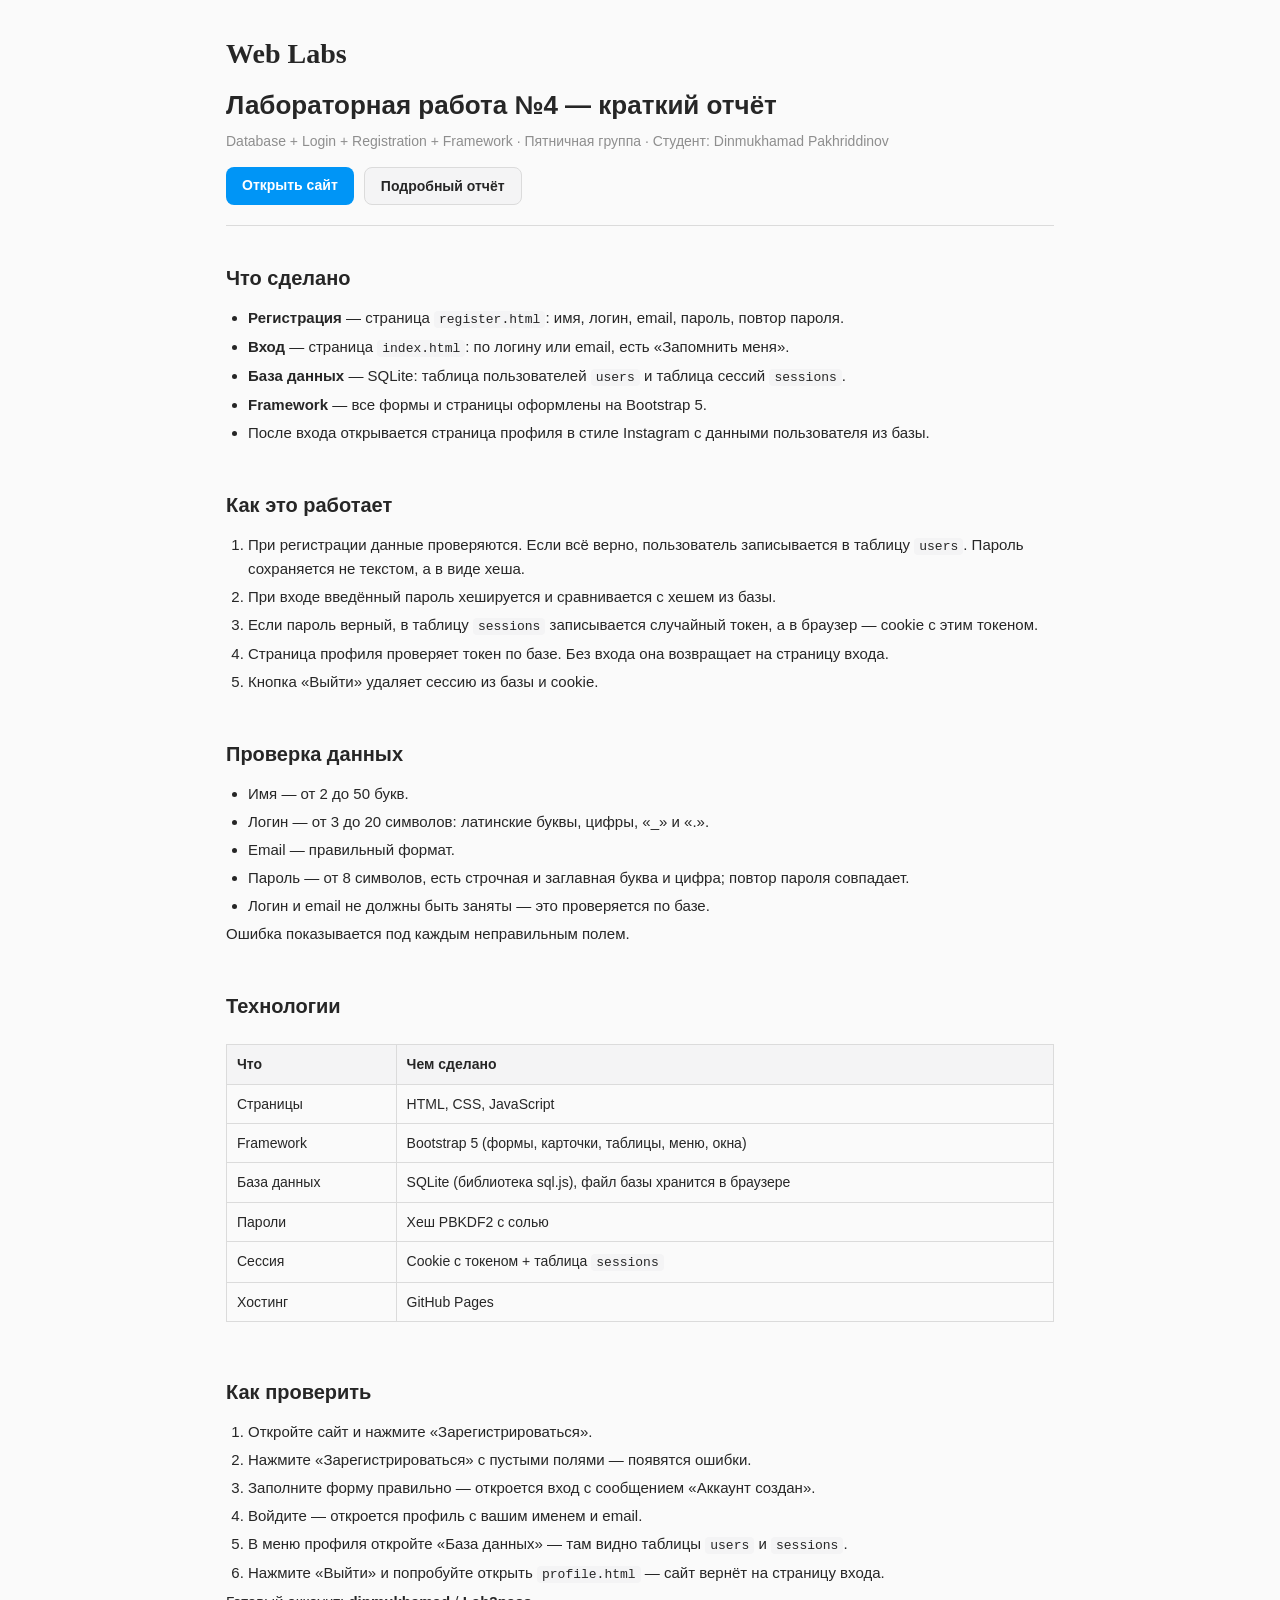
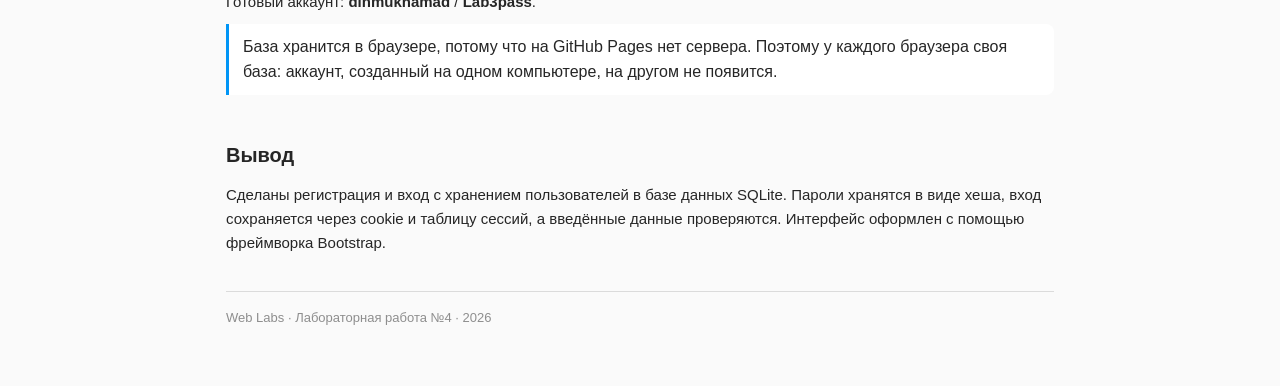
<file: lab4/short-report.html>
<!DOCTYPE html>
<html lang="ru">
<head>
    <meta charset="UTF-8">
    <meta name="viewport" content="width=device-width, initial-scale=1.0">
    <title>Краткий отчёт Lab 4</title>
    <style>
        :root {
            --bg: #fafafa;
            --card: #ffffff;
            --text: #262626;
            --muted: #8e8e8e;
            --border: #dbdbdb;
            --blue: #0095f6;
            --code-bg: #f4f4f5;
            --ok: #1a7f37;
        }
        @media (prefers-color-scheme: dark) {
            :root:not([data-theme="light"]) {
                --bg: #000000;
                --card: #121212;
                --text: #f5f5f5;
                --muted: #a8a8a8;
                --border: #363636;
                --blue: #4cb5f9;
                --code-bg: #1e1e1e;
                --ok: #3fb950;
            }
        }
        * { box-sizing: border-box; margin: 0; padding: 0; }
        body {
            background: var(--bg);
            color: var(--text);
            font-family: -apple-system, BlinkMacSystemFont, "Segoe UI", Roboto, Helvetica, Arial, sans-serif;
            line-height: 1.6;
        }
        a { color: var(--blue); text-decoration: none; }
        a:hover { text-decoration: underline; }
        .wrap { max-width: 860px; margin: 0 auto; padding: 32px 16px 64px; }
        header { border-bottom: 1px solid var(--border); padding-bottom: 20px; margin-bottom: 28px; }
        .brand { font-family: cursive; font-size: 28px; font-weight: bold; }
        h1 { font-size: 26px; margin: 8px 0 4px; }
        .meta { color: var(--muted); font-size: 14px; }
        .actions { margin-top: 14px; display: flex; gap: 10px; flex-wrap: wrap; }
        .btn {
            display: inline-block; padding: 7px 16px; border-radius: 8px; font-weight: 600; font-size: 14px;
            background: var(--blue); color: #fff;
        }
        .btn.secondary { background: var(--code-bg); color: var(--text); border: 1px solid var(--border); }
        .btn:hover { text-decoration: none; opacity: .9; }
        section { margin-bottom: 36px; }
        h2 { font-size: 20px; margin-bottom: 12px; padding-top: 8px; }
        h3 { font-size: 16px; margin: 18px 0 8px; }
        p, li { font-size: 15px; }
        p + p { margin-top: 8px; }
        ul, ol { padding-left: 22px; }
        li { margin: 4px 0; }
        code { background: var(--code-bg); padding: 1px 5px; border-radius: 4px; font-size: 13px; font-family: ui-monospace, SFMono-Regular, Menlo, Consolas, monospace; }
        pre {
            background: var(--code-bg); border: 1px solid var(--border); border-radius: 8px;
            padding: 14px; overflow-x: auto; font-size: 13px; line-height: 1.5; margin: 10px 0;
        }
        pre code { background: none; padding: 0; }
        .table-wrap { overflow-x: auto; }
        table { width: 100%; border-collapse: collapse; font-size: 14px; margin: 10px 0; }
        th, td { border: 1px solid var(--border); padding: 8px 10px; text-align: left; vertical-align: top; }
        th { background: var(--code-bg); }
        .ok { color: var(--ok); font-weight: 600; white-space: nowrap; }
        .gallery { display: grid; grid-template-columns: repeat(auto-fill, minmax(min(240px, 100%), 1fr)); gap: 16px; }
        figure { background: var(--card); border: 1px solid var(--border); border-radius: 8px; overflow: hidden; }
        figure img { width: 100%; display: block; border-bottom: 1px solid var(--border); }
        figcaption { font-size: 13px; padding: 8px 10px; color: var(--muted); }
        .note { border-left: 3px solid var(--blue); background: var(--card); padding: 10px 14px; border-radius: 0 8px 8px 0; margin: 10px 0; }
        footer { color: var(--muted); font-size: 13px; border-top: 1px solid var(--border); padding-top: 16px; }
            @media print {
            .actions { display: none; }
            body { background: #fff; }
        }
    </style>
</head>
<body>
<div class="wrap">
    <header>
        <div class="brand">Web Labs</div>
        <h1>Лабораторная работа №4 — краткий отчёт</h1>
        <p class="meta">Database + Login + Registration + Framework · Пятничная группа · Студент: Dinmukhamad Pakhriddinov</p>
        <div class="actions">
            <a class="btn" href="../index.html">Открыть сайт</a>
            <a class="btn secondary" href="report.html">Подробный отчёт</a>
        </div>
    </header>

    <section>
        <h2>Что сделано</h2>
        <ul>
            <li><b>Регистрация</b> — страница <code>register.html</code>: имя, логин, email, пароль, повтор пароля.</li>
            <li><b>Вход</b> — страница <code>index.html</code>: по логину или email, есть «Запомнить меня».</li>
            <li><b>База данных</b> — SQLite: таблица пользователей <code>users</code> и таблица сессий <code>sessions</code>.</li>
            <li><b>Framework</b> — все формы и страницы оформлены на Bootstrap 5.</li>
            <li>После входа открывается страница профиля в стиле Instagram с данными пользователя из базы.</li>
        </ul>
    </section>

    <section>
        <h2>Как это работает</h2>
        <ol>
            <li>При регистрации данные проверяются. Если всё верно, пользователь записывается в таблицу <code>users</code>. Пароль сохраняется не текстом, а в виде хеша.</li>
            <li>При входе введённый пароль хешируется и сравнивается с хешем из базы.</li>
            <li>Если пароль верный, в таблицу <code>sessions</code> записывается случайный токен, а в браузер — cookie с этим токеном.</li>
            <li>Страница профиля проверяет токен по базе. Без входа она возвращает на страницу входа.</li>
            <li>Кнопка «Выйти» удаляет сессию из базы и cookie.</li>
        </ol>
    </section>

    <section>
        <h2>Проверка данных</h2>
        <ul>
            <li>Имя — от 2 до 50 букв.</li>
            <li>Логин — от 3 до 20 символов: латинские буквы, цифры, «_» и «.».</li>
            <li>Email — правильный формат.</li>
            <li>Пароль — от 8 символов, есть строчная и заглавная буква и цифра; повтор пароля совпадает.</li>
            <li>Логин и email не должны быть заняты — это проверяется по базе.</li>
        </ul>
        <p>Ошибка показывается под каждым неправильным полем.</p>
    </section>

    <section>
        <h2>Технологии</h2>
        <div class="table-wrap">
        <table>
            <tr><th>Что</th><th>Чем сделано</th></tr>
            <tr><td>Страницы</td><td>HTML, CSS, JavaScript</td></tr>
            <tr><td>Framework</td><td>Bootstrap 5 (формы, карточки, таблицы, меню, окна)</td></tr>
            <tr><td>База данных</td><td>SQLite (библиотека sql.js), файл базы хранится в браузере</td></tr>
            <tr><td>Пароли</td><td>Хеш PBKDF2 с солью</td></tr>
            <tr><td>Сессия</td><td>Cookie с токеном + таблица <code>sessions</code></td></tr>
            <tr><td>Хостинг</td><td>GitHub Pages</td></tr>
        </table>
        </div>
    </section>

    <section>
        <h2>Как проверить</h2>
        <ol>
            <li>Откройте сайт и нажмите «Зарегистрироваться».</li>
            <li>Нажмите «Зарегистрироваться» с пустыми полями — появятся ошибки.</li>
            <li>Заполните форму правильно — откроется вход с сообщением «Аккаунт создан».</li>
            <li>Войдите — откроется профиль с вашим именем и email.</li>
            <li>В меню профиля откройте «База данных» — там видно таблицы <code>users</code> и <code>sessions</code>.</li>
            <li>Нажмите «Выйти» и попробуйте открыть <code>profile.html</code> — сайт вернёт на страницу входа.</li>
        </ol>
        <p>Готовый аккаунт: <b>dinmukhamad</b> / <b>Lab3pass</b>.</p>
        <div class="note">База хранится в браузере, потому что на GitHub Pages нет сервера. Поэтому у каждого браузера своя база: аккаунт, созданный на одном компьютере, на другом не появится.</div>
    </section>

    <section>
        <h2>Вывод</h2>
        <p>Сделаны регистрация и вход с хранением пользователей в базе данных SQLite. Пароли хранятся в виде хеша, вход сохраняется через cookie и таблицу сессий, а введённые данные проверяются. Интерфейс оформлен с помощью фреймворка Bootstrap.</p>
    </section>

    <footer>Web Labs · Лабораторная работа №4 · 2026</footer>
</div>
</body>
</html>
</file>
